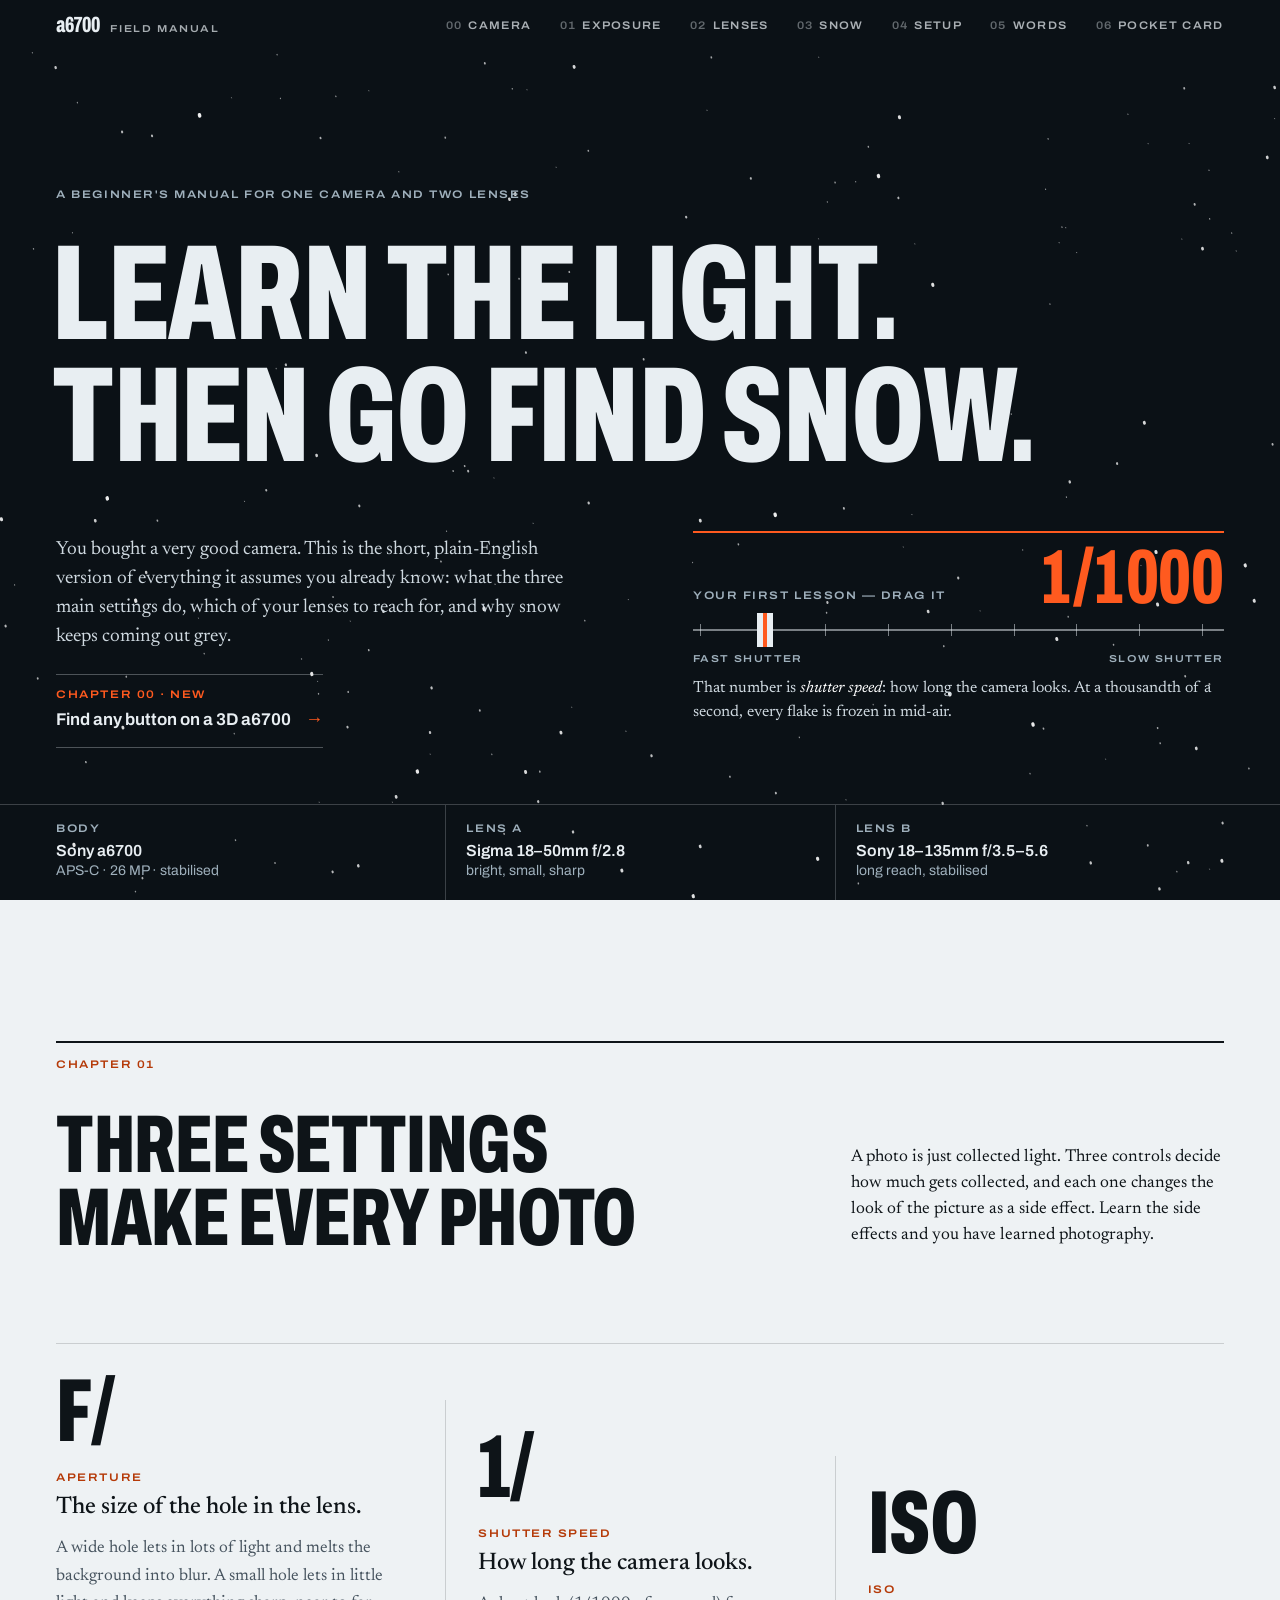
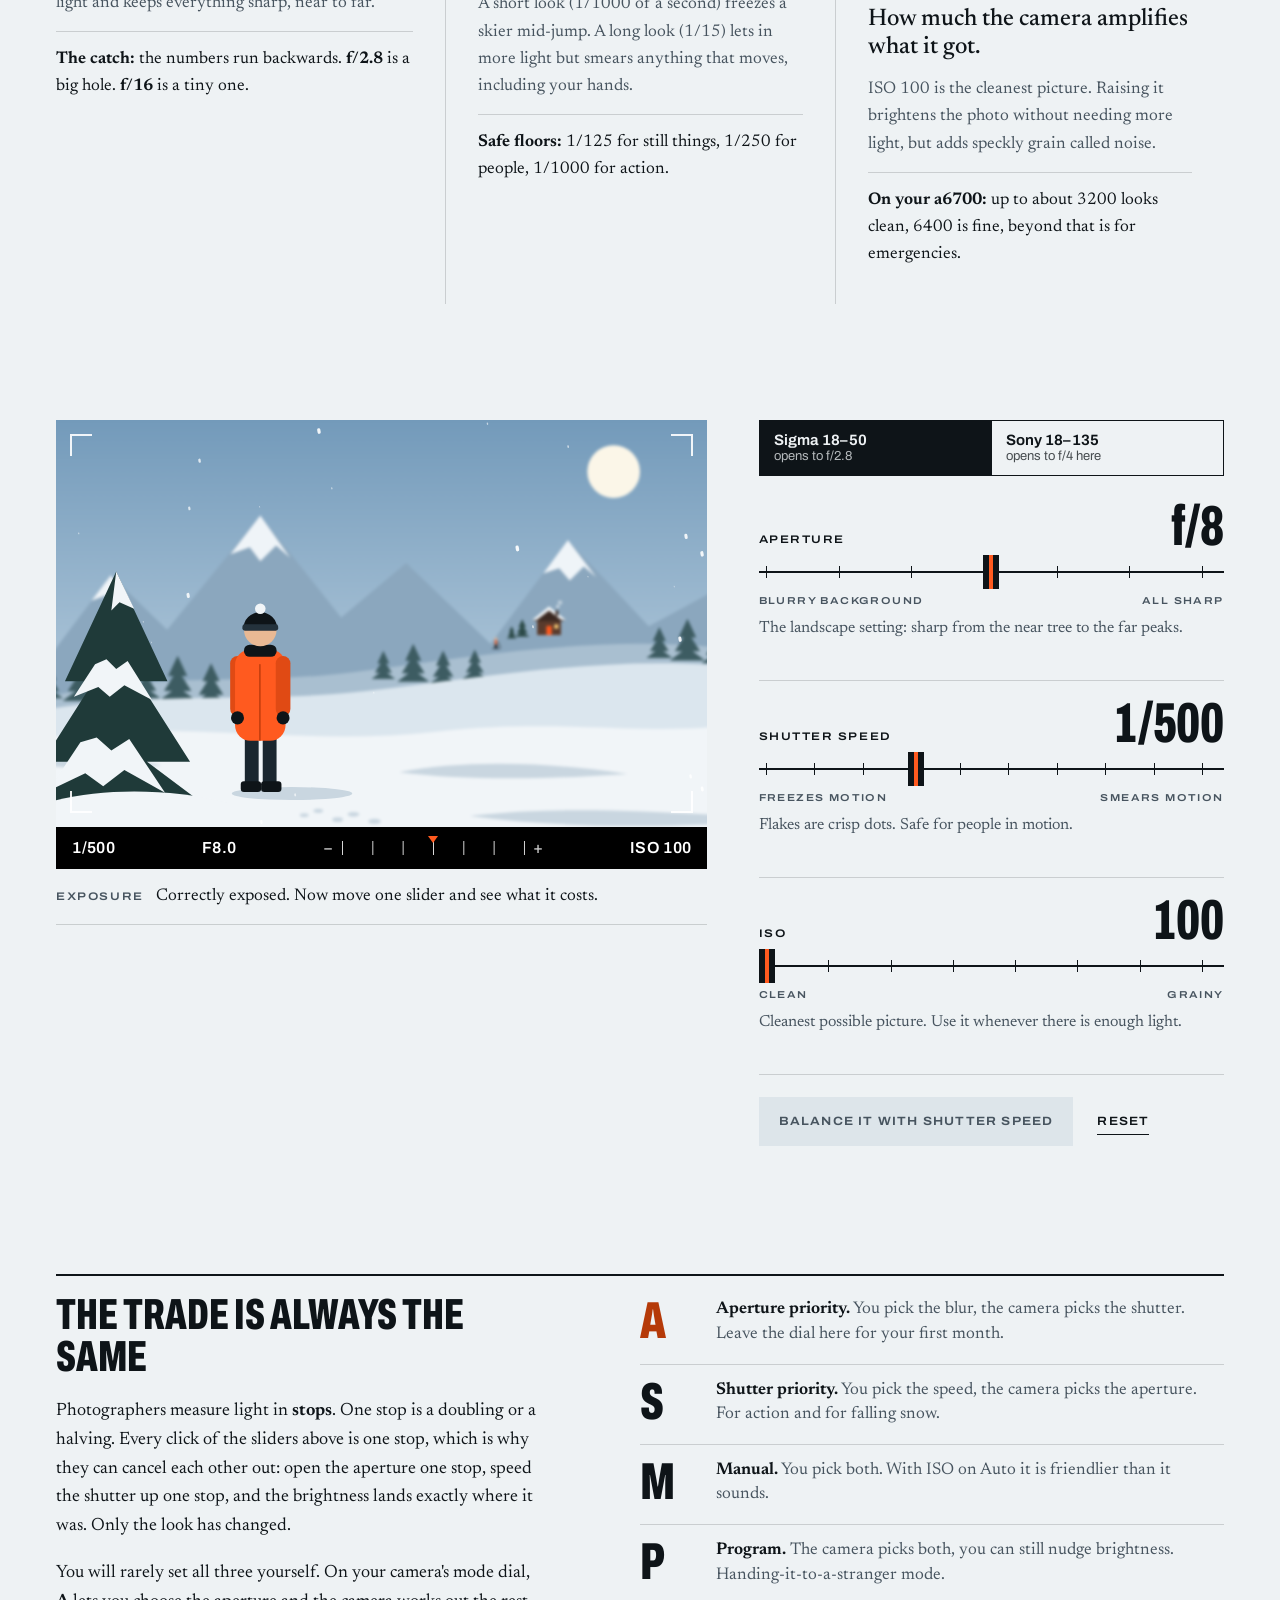
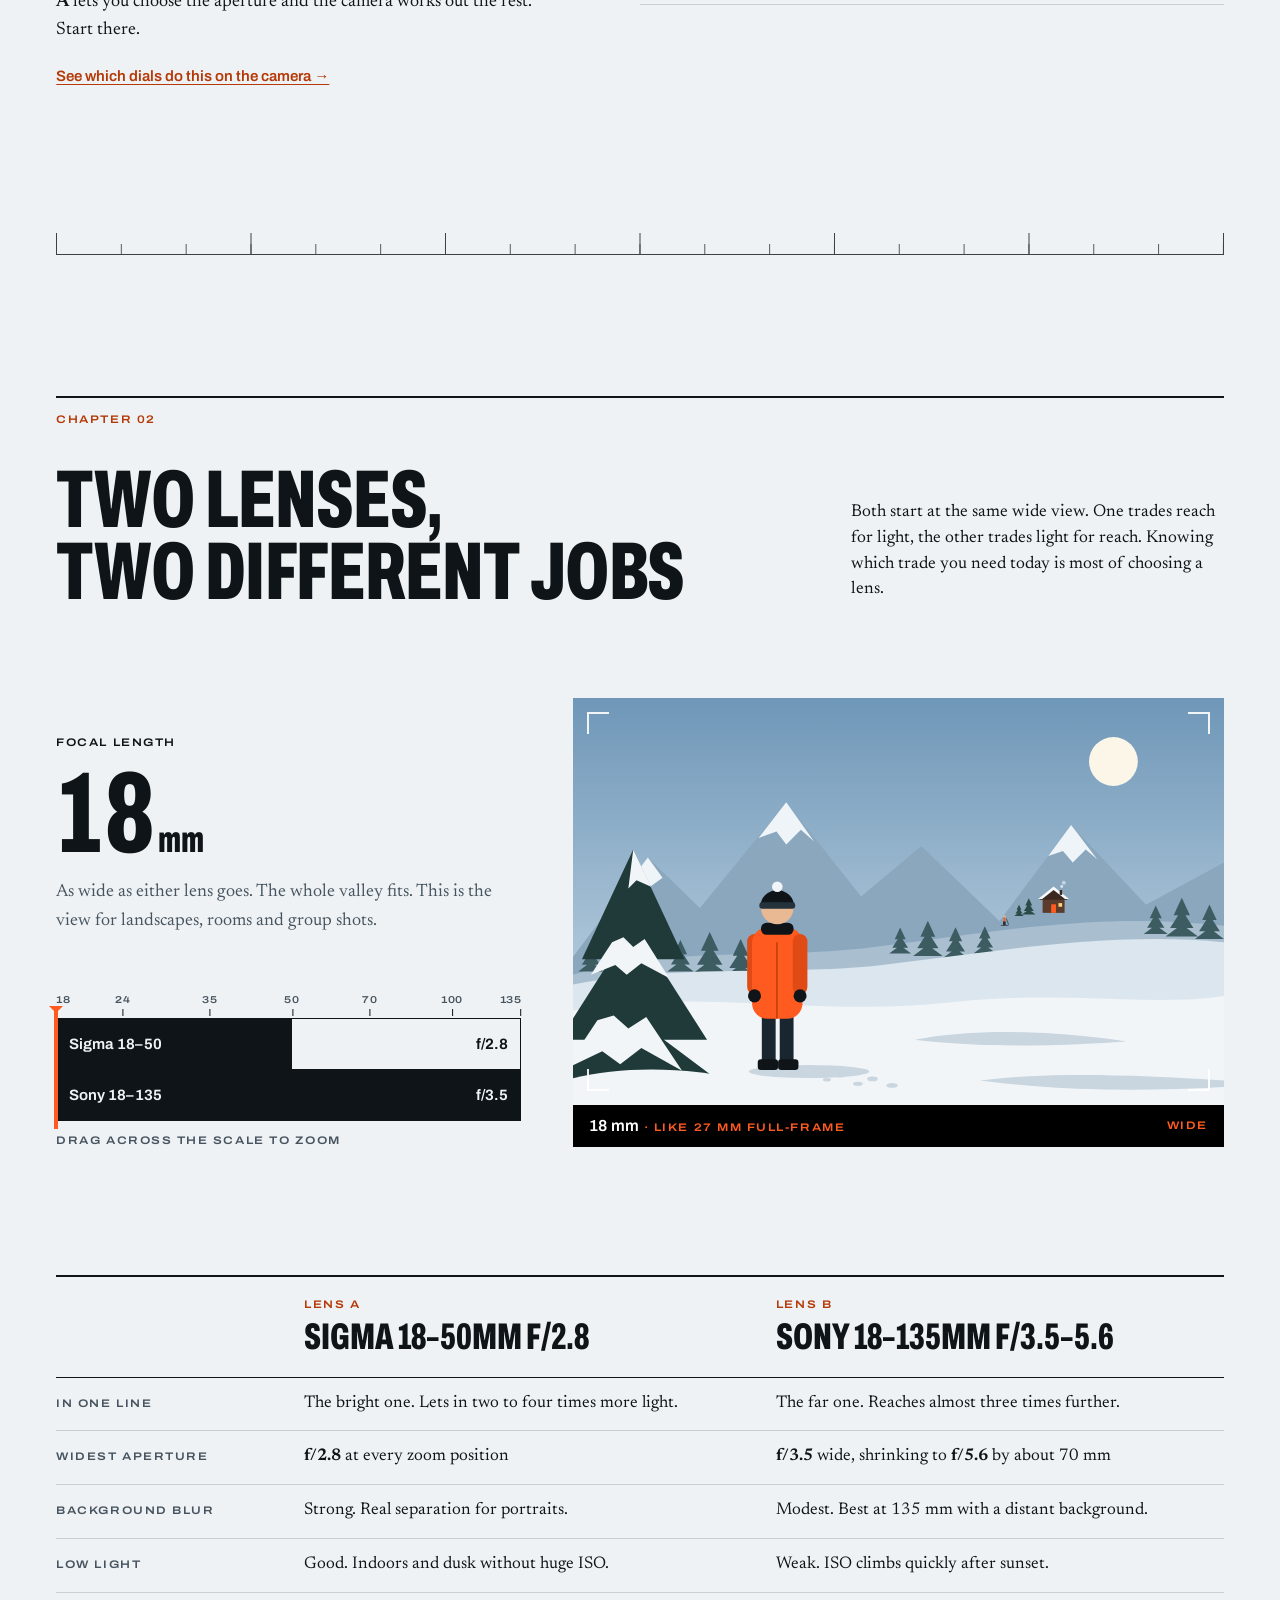
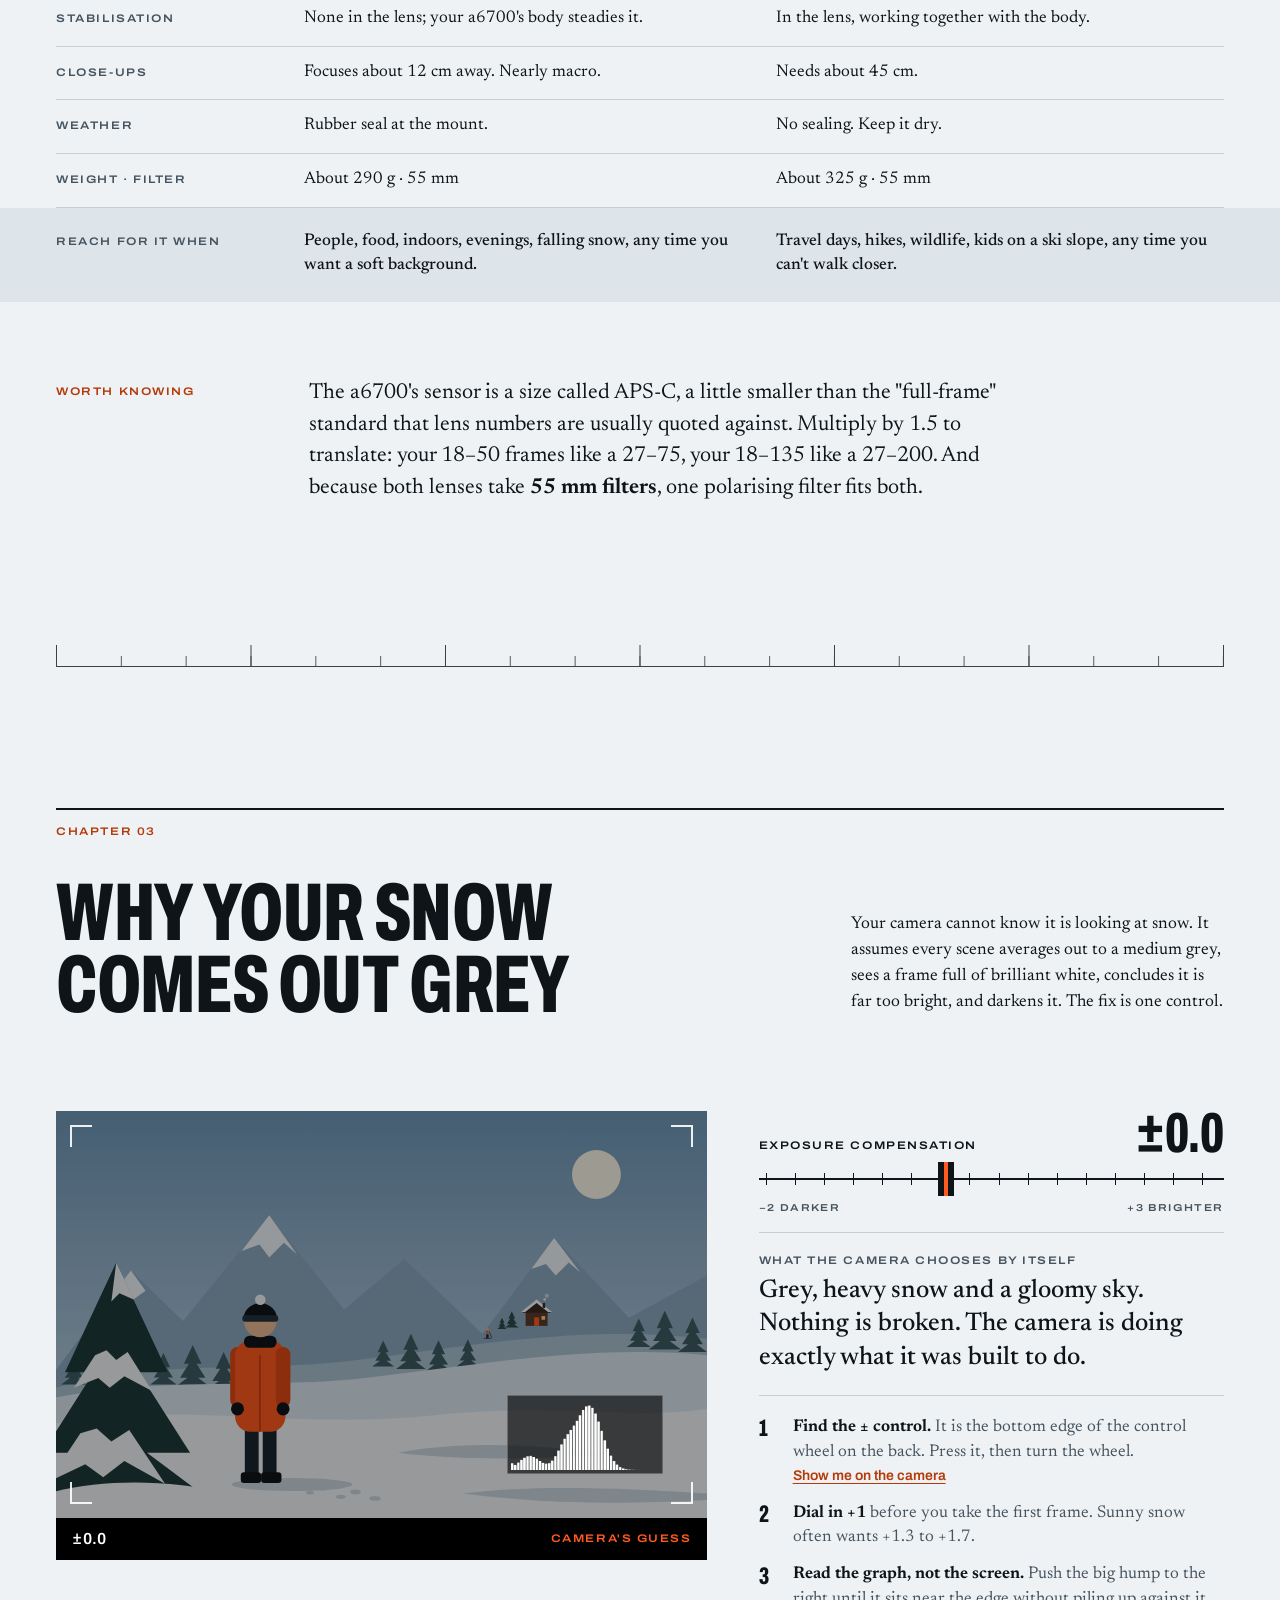
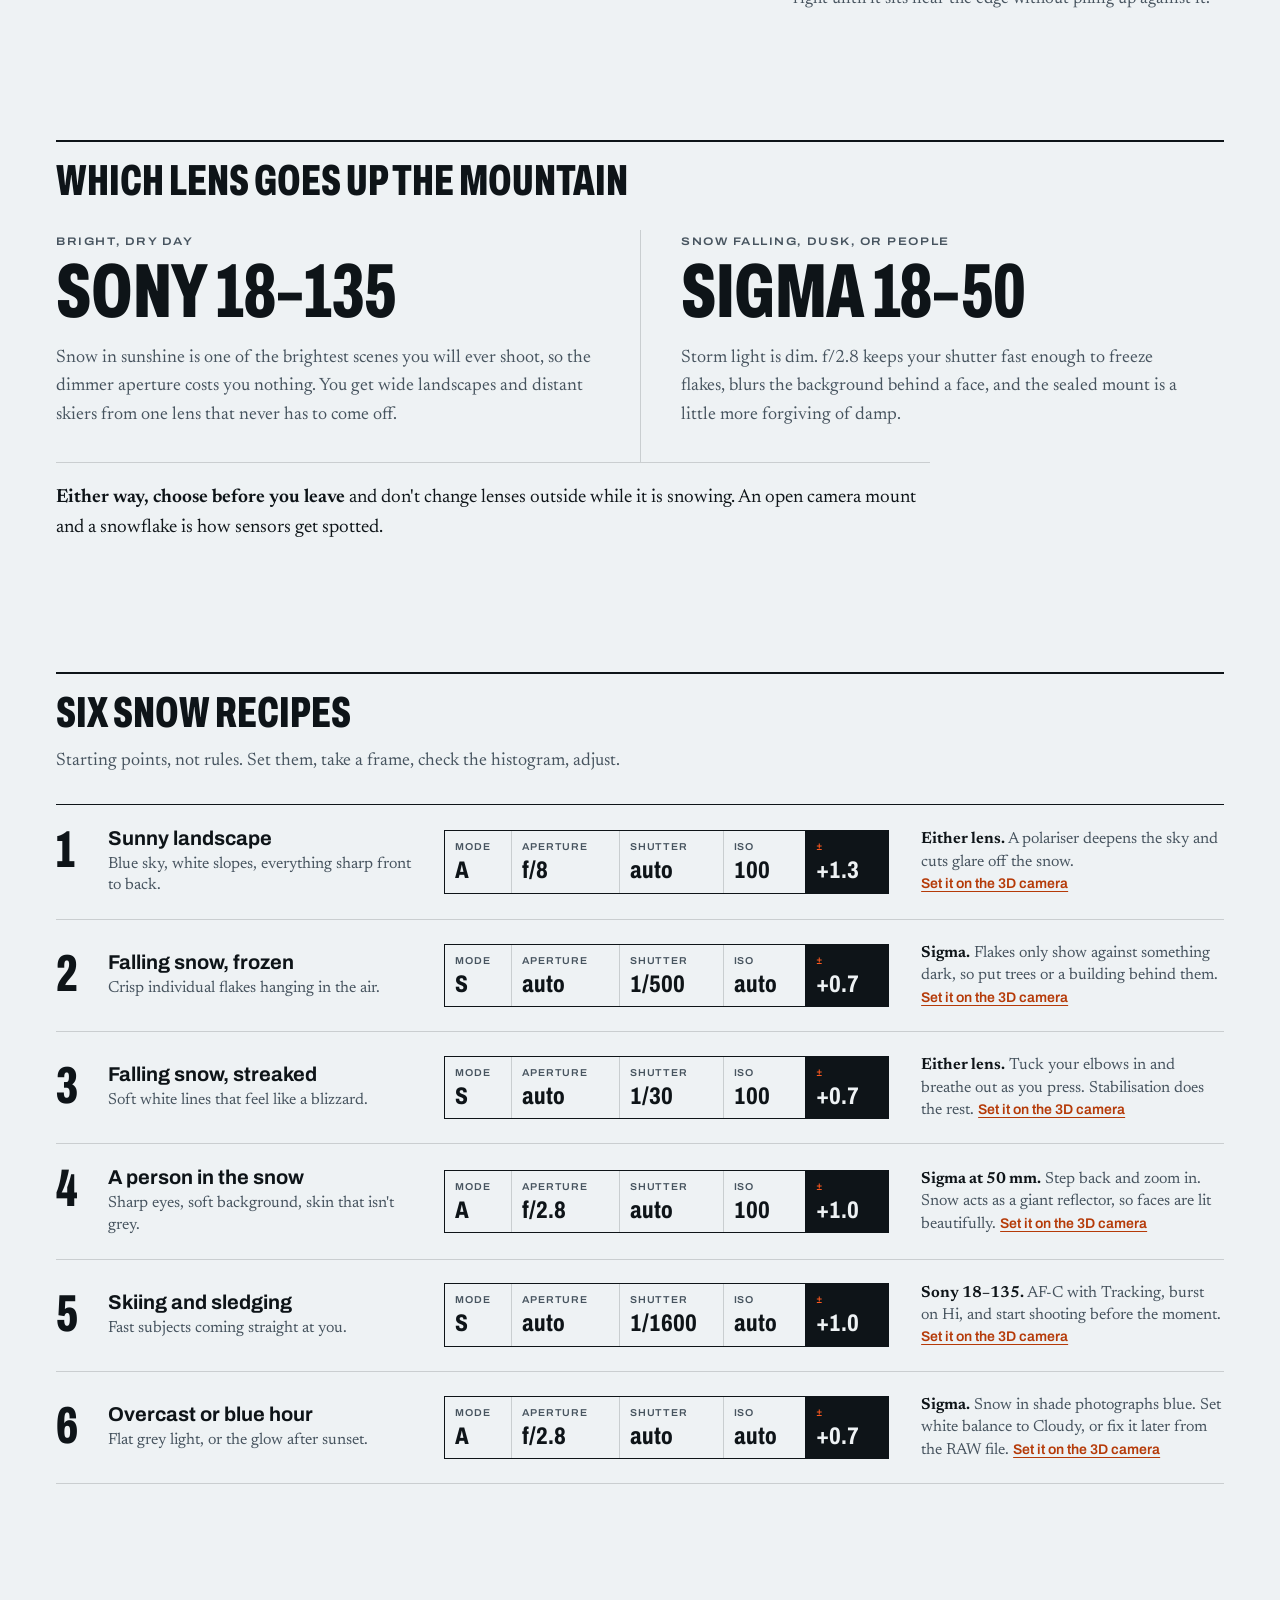
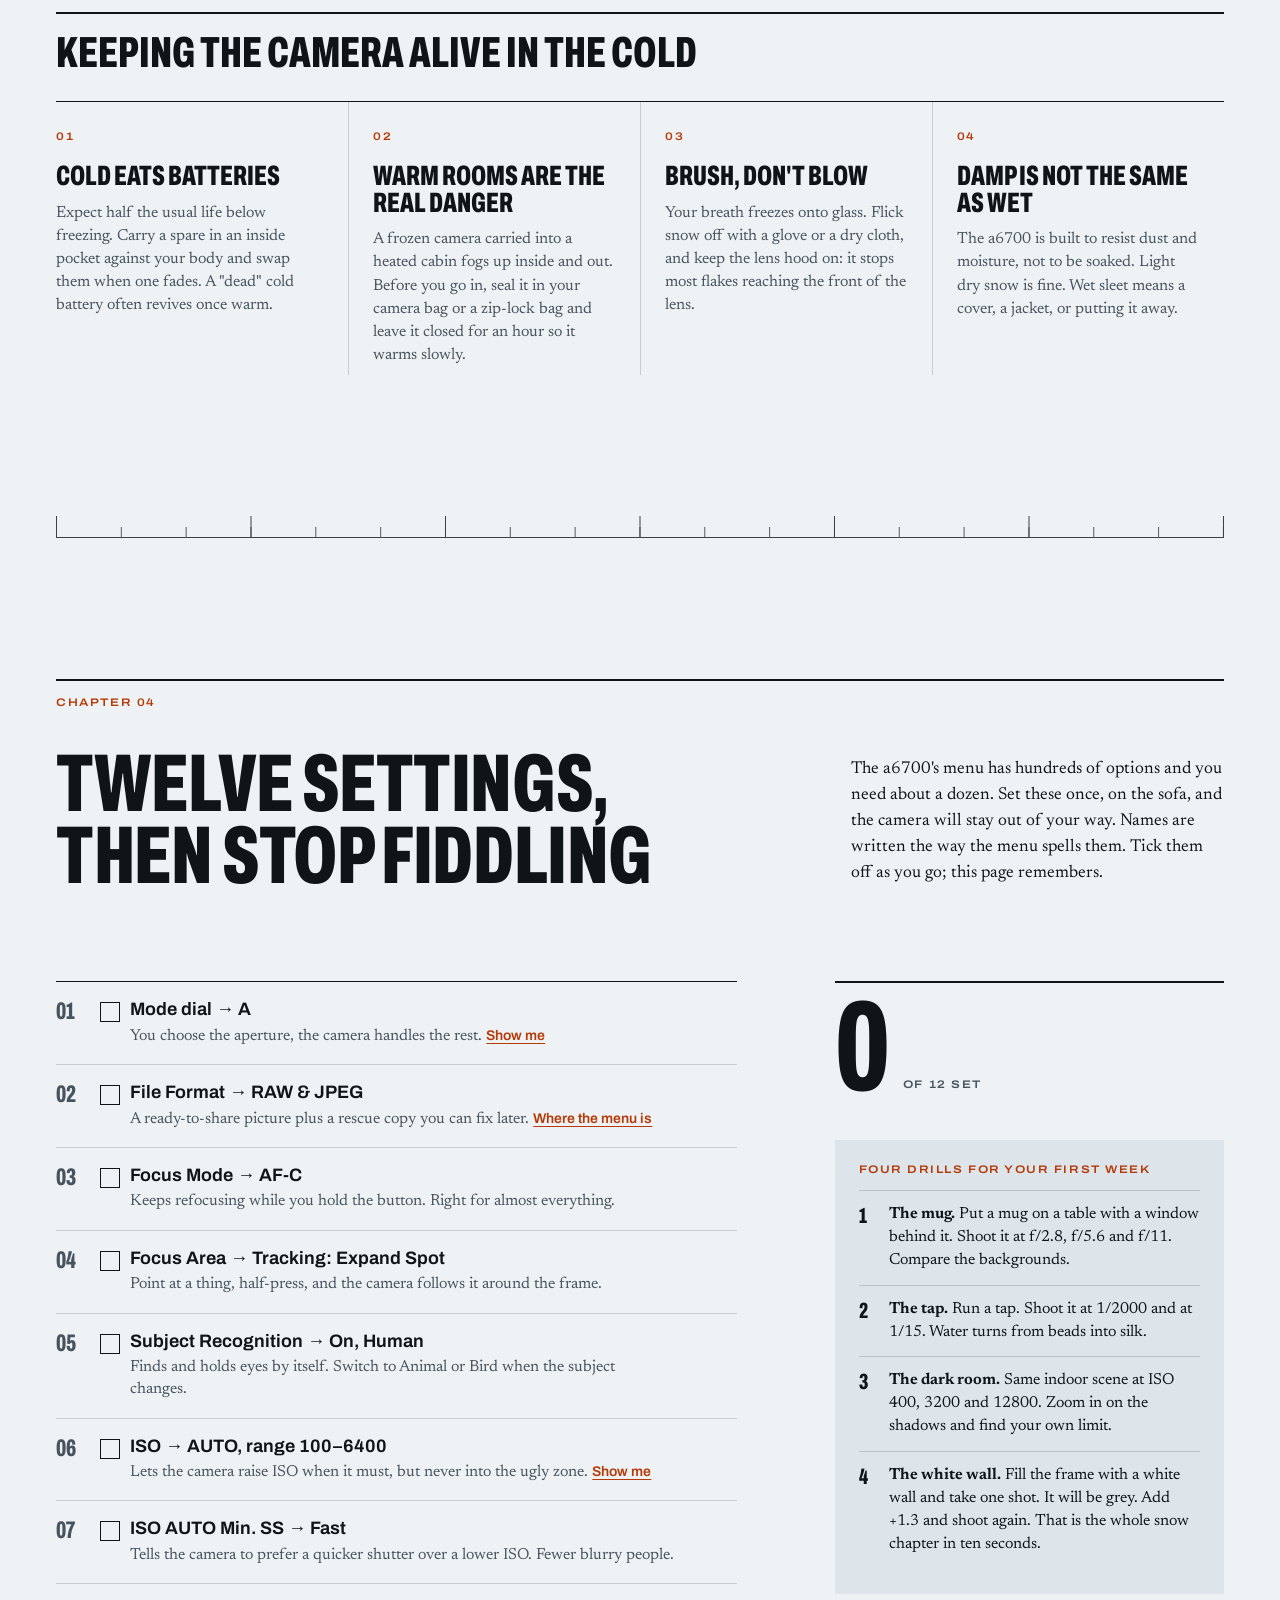
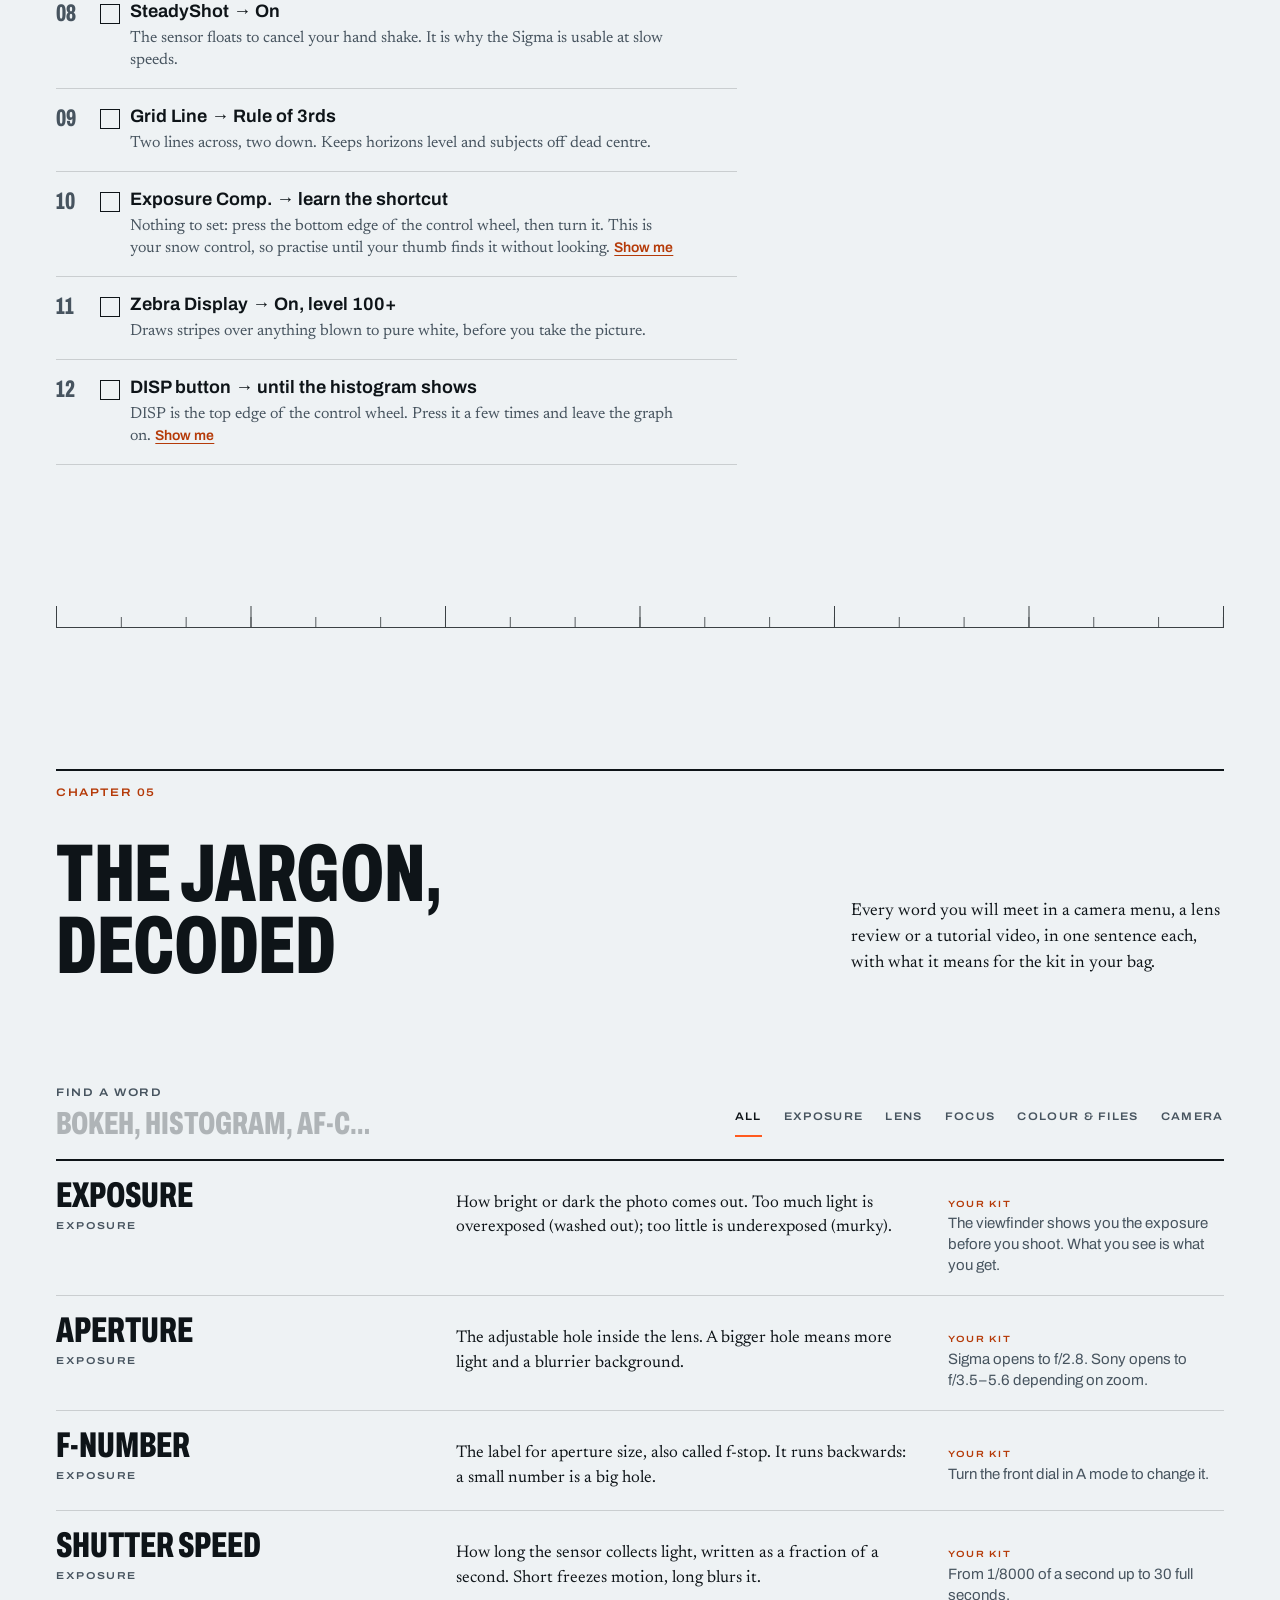
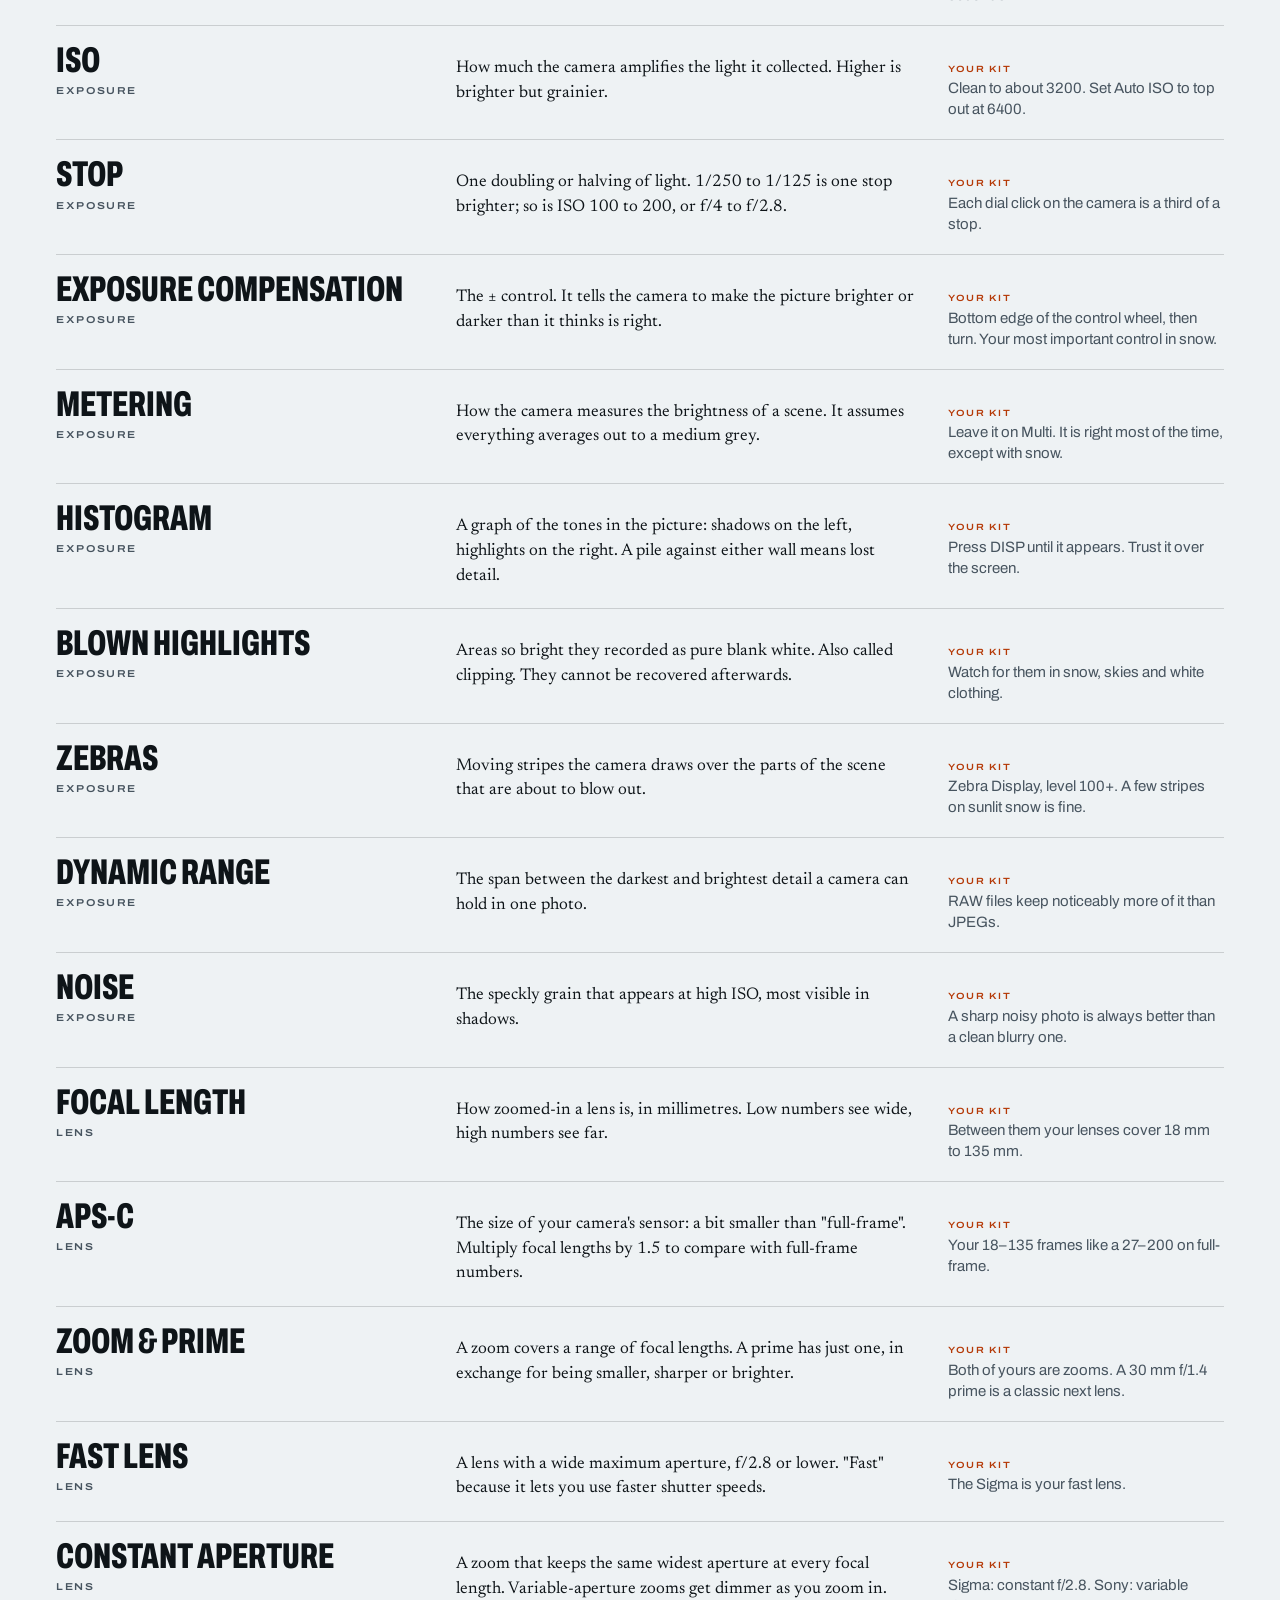
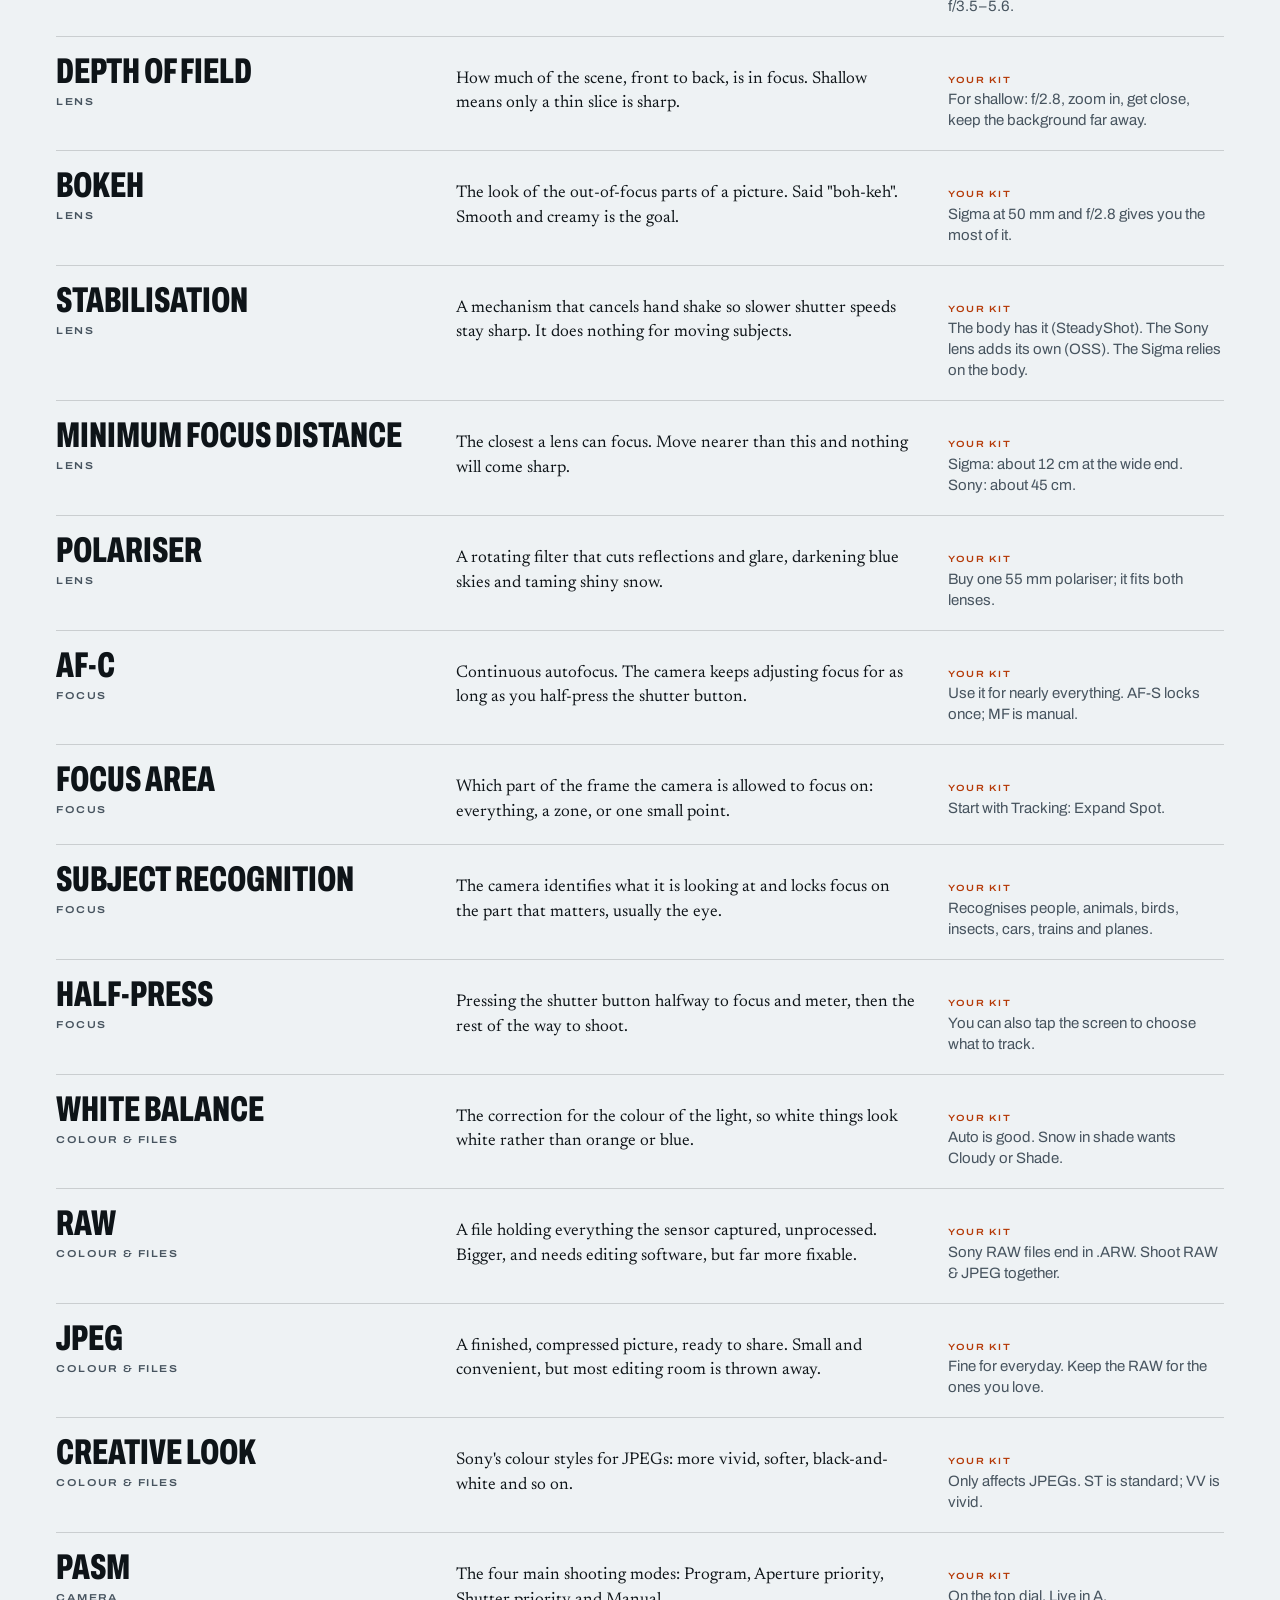
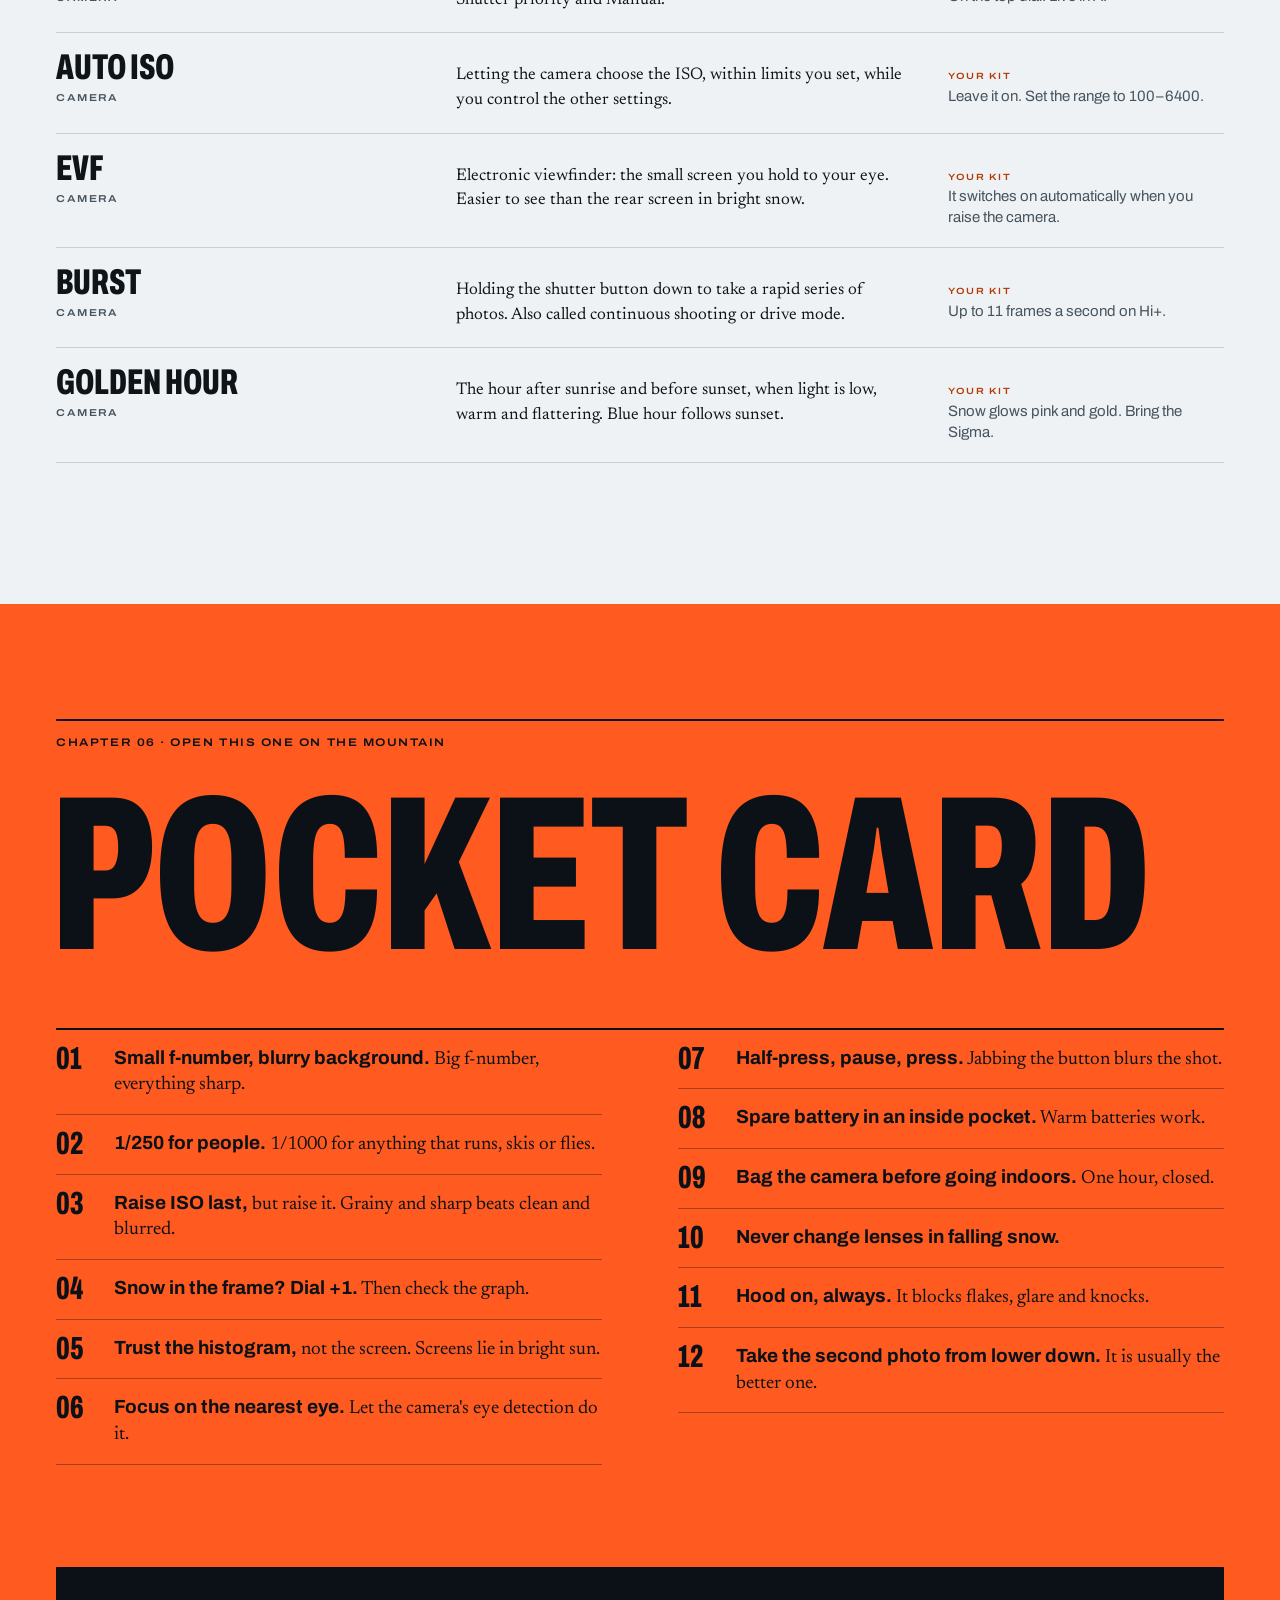
<file: index.html>
<!doctype html>
<html lang="en">
<head>
<meta charset="utf-8">
<meta name="viewport" content="width=device-width, initial-scale=1, viewport-fit=cover">
<title>a6700 Field Manual — photography from zero, then snow</title>
<meta name="description" content="A beginner's field manual for the Sony a6700 with the Sigma 18–50mm f/2.8 and Sony 18–135mm: exposure explained with live simulators, which lens to use, and how to photograph snow.">
<meta name="theme-color" content="#0b1116">
<link rel="icon" href="data:image/svg+xml,%3Csvg xmlns='http://www.w3.org/2000/svg' viewBox='0 0 32 32'%3E%3Crect width='32' height='32' fill='%230b1116'/%3E%3Ccircle cx='16' cy='16' r='9' fill='none' stroke='%23fff' stroke-width='2'/%3E%3Ccircle cx='16' cy='16' r='3.5' fill='%23ff5a1f'/%3E%3C/svg%3E">
<link rel="preload" href="fonts/archivo-latin-wdth-normal.woff2" as="font" type="font/woff2" crossorigin>
<link rel="preload" href="fonts/newsreader-latin-opsz-normal.woff2" as="font" type="font/woff2" crossorigin>
<link rel="stylesheet" href="css/styles.css">
</head>
<body>
<a class="skip" href="#exposure">Skip to the manual</a>

<header class="nav" id="nav">
  <a class="nav__brand" href="#top"><b>a6700</b><span>Field Manual</span></a>
  <nav class="nav__links" aria-label="Chapters">
    <a href="camera.html"><i>00</i>Camera</a>
    <a href="#exposure"><i>01</i>Exposure</a>
    <a href="#lenses"><i>02</i>Lenses</a>
    <a href="#snow"><i>03</i>Snow</a>
    <a href="#setup"><i>04</i>Setup</a>
    <a href="#words"><i>05</i>Words</a>
    <a href="#pocket"><i>06</i>Pocket card</a>
  </nav>
  <div class="nav__progress" aria-hidden="true"><span id="progress"></span></div>
</header>

<!-- ───────────── HERO ───────────── -->
<section class="hero" id="top">
  <canvas class="hero__snow" id="heroSnow" aria-hidden="true"></canvas>
  <div class="hero__inner wrap">
    <p class="label hero__kicker">A beginner's manual for one camera and two lenses</p>
    <h1 class="hero__title display">
      <span class="line"><span>Learn the light.</span></span>
      <span class="line"><span>Then go find snow.</span></span>
    </h1>
    <div class="hero__lower">
      <div class="hero__intro">
      <p class="hero__lede">You bought a very good camera. This is the short, plain-English version of everything it assumes you already know: what the three main settings do, which of your lenses to reach for, and why snow keeps coming out grey.</p>
      <a class="hero__cam" href="camera.html"><span class="label">Chapter 00 · new</span><b>Find any button on a 3D a6700</b><i aria-hidden="true">→</i></a>
      </div>
      <div class="shutterdemo">
        <div class="shutterdemo__head">
          <span class="label">Your first lesson — drag it</span>
          <output class="shutterdemo__val display" id="heroShutterVal" for="heroShutter">1/1000</output>
        </div>
        <input class="range range--dark" id="heroShutter" type="range" min="0" max="8" step="1" value="1" aria-label="Shutter speed for the falling snow">
        <div class="range__ends label"><span>Fast shutter</span><span>Slow shutter</span></div>
        <p class="shutterdemo__say" id="heroShutterSay">That number is <em>shutter speed</em>: how long the camera looks. At a thousandth of a second, every flake is frozen in mid-air.</p>
      </div>
    </div>
  </div>
  <dl class="hero__kit wrap">
    <div><dt class="label">Body</dt><dd>Sony a6700 <span>APS-C · 26 MP · stabilised</span></dd></div>
    <div><dt class="label">Lens A</dt><dd>Sigma 18–50mm f/2.8 <span>bright, small, sharp</span></dd></div>
    <div><dt class="label">Lens B</dt><dd>Sony 18–135mm f/3.5–5.6 <span>long reach, stabilised</span></dd></div>
  </dl>
</section>

<main>

<!-- ───────────── 01 EXPOSURE ───────────── -->
<section class="chapter" id="exposure">
  <div class="wrap">
    <header class="chead">
      <p class="chead__no label">Chapter 01</p>
      <h2 class="chead__title display">Three settings<br>make every photo</h2>
      <p class="chead__lede">A photo is just collected light. Three controls decide how much gets collected, and each one changes the look of the picture as a side effect. Learn the side effects and you have learned photography.</p>
    </header>

    <div class="trio">
      <article class="trio__item reveal">
        <p class="trio__sym display">f/</p>
        <h3>Aperture</h3>
        <p class="trio__what">The size of the hole in the lens.</p>
        <p>A wide hole lets in lots of light and melts the background into blur. A small hole lets in little light and keeps everything sharp, near to far.</p>
        <p class="trio__catch"><b>The catch:</b> the numbers run backwards. <b>f/2.8</b> is a big hole. <b>f/16</b> is a tiny one.</p>
      </article>
      <article class="trio__item reveal">
        <p class="trio__sym display">1/</p>
        <h3>Shutter speed</h3>
        <p class="trio__what">How long the camera looks.</p>
        <p>A short look (1/1000 of a second) freezes a skier mid-jump. A long look (1/15) lets in more light but smears anything that moves, including your hands.</p>
        <p class="trio__catch"><b>Safe floors:</b> 1/125 for still things, 1/250 for people, 1/1000 for action.</p>
      </article>
      <article class="trio__item reveal">
        <p class="trio__sym display">ISO</p>
        <h3>ISO</h3>
        <p class="trio__what">How much the camera amplifies what it got.</p>
        <p>ISO 100 is the cleanest picture. Raising it brightens the photo without needing more light, but adds speckly grain called noise.</p>
        <p class="trio__catch"><b>On your a6700:</b> up to about 3200 looks clean, 6400 is fine, beyond that is for emergencies.</p>
      </article>
    </div>

    <div class="sim" id="sim">
      <div class="sim__stagecol">
        <figure class="vf" id="simStage">
          <div class="vf__scene" id="simScene">
            <div class="vf__layer" id="simBg"></div>
            <div class="vf__layer" id="simFg"></div>
            <canvas class="vf__layer" id="simSnow"></canvas>
            <div class="vf__layer vf__grain" id="simGrain"></div>
          </div>
          <div class="vf__marks" aria-hidden="true"><i></i><i></i><i></i><i></i></div>
          <div class="vf__cursor" id="simCursor" aria-hidden="true"></div>
          <figcaption class="vf__hud" aria-live="polite">
            <span id="hudSs">1/500</span>
            <span id="hudF">F8.0</span>
            <span class="vf__meter" aria-hidden="true"><b>−</b><span class="meter"><span class="meter__ticks"></span><i id="hudNeedle"></i></span><b>+</b></span>
            <span id="hudIso">ISO 100</span>
          </figcaption>
        </figure>
        <p class="sim__verdict" id="simVerdict"><b class="label">Exposure</b><span>Correctly exposed.</span></p>
      </div>

      <div class="sim__controls">
        <div class="seg" role="group" aria-label="Lens on the camera">
          <button type="button" class="seg__b is-on" data-lens="sigma" aria-pressed="true">Sigma 18–50 <span>opens to f/2.8</span></button>
          <button type="button" class="seg__b" data-lens="sony" aria-pressed="false">Sony 18–135 <span>opens to f/4 here</span></button>
        </div>

        <div class="ctl">
          <div class="ctl__head"><label class="label" for="simF">Aperture</label><output class="ctl__val display" id="simFVal" for="simF">f/8</output></div>
          <input class="range" id="simF" type="range" min="0" max="6" step="1" value="3">
          <div class="range__ends label"><span>Blurry background</span><span>All sharp</span></div>
          <p class="ctl__say" id="simFSay"></p>
        </div>
        <div class="ctl">
          <div class="ctl__head"><label class="label" for="simS">Shutter speed</label><output class="ctl__val display" id="simSVal" for="simS">1/500</output></div>
          <input class="range" id="simS" type="range" min="0" max="9" step="1" value="3">
          <div class="range__ends label"><span>Freezes motion</span><span>Smears motion</span></div>
          <p class="ctl__say" id="simSSay"></p>
        </div>
        <div class="ctl">
          <div class="ctl__head"><label class="label" for="simI">ISO</label><output class="ctl__val display" id="simIVal" for="simI">100</output></div>
          <input class="range" id="simI" type="range" min="0" max="7" step="1" value="0">
          <div class="range__ends label"><span>Clean</span><span>Grainy</span></div>
          <p class="ctl__say" id="simISay"></p>
        </div>
        <div class="sim__actions">
          <button type="button" class="btn" id="simBalance">Balance it with shutter speed</button>
          <button type="button" class="link" id="simReset">Reset</button>
        </div>
      </div>
    </div>

    <div class="stops">
      <div class="stops__text">
        <h3 class="h3">The trade is always the same</h3>
        <p>Photographers measure light in <b>stops</b>. One stop is a doubling or a halving. Every click of the sliders above is one stop, which is why they can cancel each other out: open the aperture one stop, speed the shutter up one stop, and the brightness lands exactly where it was. Only the look has changed.</p>
        <p>You will rarely set all three yourself. On your camera's mode dial, <b>A</b> lets you choose the aperture and the camera works out the rest. Start there.</p>
        <p><a class="inlink" href="camera.html#t=aperture">See which dials do this on the camera →</a></p>
      </div>
      <dl class="modes">
        <div><dt class="display">A</dt><dd><b>Aperture priority.</b> You pick the blur, the camera picks the shutter. Leave the dial here for your first month.</dd></div>
        <div><dt class="display">S</dt><dd><b>Shutter priority.</b> You pick the speed, the camera picks the aperture. For action and for falling snow.</dd></div>
        <div><dt class="display">M</dt><dd><b>Manual.</b> You pick both. With ISO on Auto it is friendlier than it sounds.</dd></div>
        <div><dt class="display">P</dt><dd><b>Program.</b> The camera picks both, you can still nudge brightness. Handing-it-to-a-stranger mode.</dd></div>
      </dl>
    </div>
  </div>
</section>

<div class="ruler" aria-hidden="true"></div>

<!-- ───────────── 02 LENSES ───────────── -->
<section class="chapter" id="lenses">
  <div class="wrap">
    <header class="chead">
      <p class="chead__no label">Chapter 02</p>
      <h2 class="chead__title display">Two lenses,<br>two different jobs</h2>
      <p class="chead__lede">Both start at the same wide view. One trades reach for light, the other trades light for reach. Knowing which trade you need today is most of choosing a lens.</p>
    </header>

    <div class="zoom">
      <figure class="vf vf--zoom">
        <div class="vf__scene"><div class="vf__layer vf__zoomer" id="zoomScene"></div></div>
        <div class="vf__marks" aria-hidden="true"><i></i><i></i><i></i><i></i></div>
        <figcaption class="vf__hud vf__hud--zoom"><span id="zoomMm">18 mm</span><span id="zoomKind">Wide</span></figcaption>
      </figure>

      <div class="zoom__panel">
        <div class="zoom__read">
          <div><span class="label">Focal length</span><output class="zoom__big display" id="zoomVal" for="zoomRange">18<small>mm</small></output></div>
          <p id="zoomSay">As wide as either lens goes. The whole valley fits. This is the view for landscapes, rooms and group shots.</p>
        </div>

        <div class="fscale" id="fscale">
          <div class="fscale__marks label" id="fscaleMarks"></div>
          <div class="fscale__bar fscale__bar--sigma" id="barSigma"><span class="fscale__fill"></span><b>Sigma 18–50</b><em id="apSigma">f/2.8</em></div>
          <div class="fscale__bar fscale__bar--sony" id="barSony"><span class="fscale__fill"></span><b>Sony 18–135</b><em id="apSony">f/3.5</em></div>
          <i class="fscale__index" id="fscaleIndex"></i>
          <input class="fscale__input" id="zoomRange" type="range" min="0" max="1000" step="1" value="0" aria-label="Focal length in millimetres">
        </div>
        <p class="zoom__hint label">Drag across the scale to zoom</p>
      </div>
    </div>

    <div class="versus">
      <div class="versus__row versus__row--head">
        <span></span>
        <h3><small class="label">Lens A</small>Sigma 18–50mm f/2.8</h3>
        <h3><small class="label">Lens B</small>Sony 18–135mm f/3.5–5.6</h3>
      </div>
      <div class="versus__row"><span class="label">In one line</span><p>The bright one. Lets in two to four times more light.</p><p>The far one. Reaches almost three times further.</p></div>
      <div class="versus__row"><span class="label">Widest aperture</span><p><b>f/2.8</b> at every zoom position</p><p><b>f/3.5</b> wide, shrinking to <b>f/5.6</b> by about 70 mm</p></div>
      <div class="versus__row"><span class="label">Background blur</span><p>Strong. Real separation for portraits.</p><p>Modest. Best at 135 mm with a distant background.</p></div>
      <div class="versus__row"><span class="label">Low light</span><p>Good. Indoors and dusk without huge ISO.</p><p>Weak. ISO climbs quickly after sunset.</p></div>
      <div class="versus__row"><span class="label">Stabilisation</span><p>None in the lens; your a6700's body steadies it.</p><p>In the lens, working together with the body.</p></div>
      <div class="versus__row"><span class="label">Close-ups</span><p>Focuses about 12 cm away. Nearly macro.</p><p>Needs about 45 cm.</p></div>
      <div class="versus__row"><span class="label">Weather</span><p>Rubber seal at the mount.</p><p>No sealing. Keep it dry.</p></div>
      <div class="versus__row"><span class="label">Weight · filter</span><p>About 290 g · 55 mm</p><p>About 325 g · 55 mm</p></div>
      <div class="versus__row versus__row--pick"><span class="label">Reach for it when</span>
        <p>People, food, indoors, evenings, falling snow, any time you want a soft background.</p>
        <p>Travel days, hikes, wildlife, kids on a ski slope, any time you can't walk closer.</p>
      </div>
    </div>

    <aside class="note reveal">
      <p class="label">Worth knowing</p>
      <p>The a6700's sensor is a size called APS-C, a little smaller than the "full-frame" standard that lens numbers are usually quoted against. Multiply by 1.5 to translate: your 18–50 frames like a 27–75, your 18–135 like a 27–200. And because both lenses take <b>55 mm filters</b>, one polarising filter fits both.</p>
    </aside>
  </div>
</section>

<div class="ruler" aria-hidden="true"></div>

<!-- ───────────── 03 SNOW ───────────── -->
<section class="chapter" id="snow">
  <div class="wrap">
    <header class="chead">
      <p class="chead__no label">Chapter 03</p>
      <h2 class="chead__title display">Why your snow<br>comes out grey</h2>
      <p class="chead__lede">Your camera cannot know it is looking at snow. It assumes every scene averages out to a medium grey, sees a frame full of brilliant white, concludes it is far too bright, and darkens it. The fix is one control.</p>
    </header>

    <div class="evdemo">
      <figure class="vf vf--ev">
        <div class="vf__scene"><div class="vf__layer" id="evScene"></div></div>
        <div class="vf__marks" aria-hidden="true"><i></i><i></i><i></i><i></i></div>
        <canvas class="vf__histo" id="evHisto" width="240" height="120" aria-hidden="true"></canvas>
        <figcaption class="vf__hud vf__hud--zoom"><span id="evHud">±0.0</span><span id="evHudWord">Camera's guess</span></figcaption>
      </figure>
      <div class="evdemo__panel">
        <div class="ctl ctl--flush">
          <div class="ctl__head"><label class="label" for="evRange">Exposure compensation</label><output class="ctl__val display" id="evVal" for="evRange">±0.0</output></div>
          <input class="range" id="evRange" type="range" min="-6" max="9" step="1" value="0">
          <div class="range__ends label"><span>−2 darker</span><span>+3 brighter</span></div>
        </div>
        <p class="evdemo__verdict" id="evSay"></p>
        <ol class="evdemo__steps">
          <li><b>Find the ± control.</b> It is the bottom edge of the control wheel on the back. Press it, then turn the wheel. <a href="camera.html#t=ev">Show me on the camera</a></li>
          <li><b>Dial in +1</b> before you take the first frame. Sunny snow often wants +1.3 to +1.7.</li>
          <li><b>Read the graph, not the screen.</b> Push the big hump to the right until it sits near the edge without piling up against it.</li>
        </ol>
      </div>
    </div>

    <h3 class="h3 h3--rule">Which lens goes up the mountain</h3>
    <div class="pick">
      <div class="pick__col reveal">
        <p class="label">Bright, dry day</p>
        <p class="pick__name display">Sony 18–135</p>
        <p>Snow in sunshine is one of the brightest scenes you will ever shoot, so the dimmer aperture costs you nothing. You get wide landscapes and distant skiers from one lens that never has to come off.</p>
      </div>
      <div class="pick__col reveal">
        <p class="label">Snow falling, dusk, or people</p>
        <p class="pick__name display">Sigma 18–50</p>
        <p>Storm light is dim. f/2.8 keeps your shutter fast enough to freeze flakes, blurs the background behind a face, and the sealed mount is a little more forgiving of damp.</p>
      </div>
      <p class="pick__rule reveal"><b>Either way, choose before you leave</b> and don't change lenses outside while it is snowing. An open camera mount and a snowflake is how sensors get spotted.</p>
    </div>

    <h3 class="h3 h3--rule">Six snow recipes</h3>
    <p class="sub">Starting points, not rules. Set them, take a frame, check the histogram, adjust.</p>
    <div class="recipes">
      <article class="recipe reveal">
        <div class="recipe__what"><span class="recipe__no display">1</span><h4>Sunny landscape</h4><p>Blue sky, white slopes, everything sharp front to back.</p></div>
        <dl class="recipe__set"><div><dt>Mode</dt><dd>A</dd></div><div><dt>Aperture</dt><dd>f/8</dd></div><div><dt>Shutter</dt><dd>auto</dd></div><div><dt>ISO</dt><dd>100</dd></div><div class="is-key"><dt>±</dt><dd>+1.3</dd></div></dl>
        <p class="recipe__tip"><b>Either lens.</b> A polariser deepens the sky and cuts glare off the snow. <a href="camera.html#t=r1">Set it on the 3D camera</a></p>
      </article>
      <article class="recipe reveal">
        <div class="recipe__what"><span class="recipe__no display">2</span><h4>Falling snow, frozen</h4><p>Crisp individual flakes hanging in the air.</p></div>
        <dl class="recipe__set"><div><dt>Mode</dt><dd>S</dd></div><div><dt>Aperture</dt><dd>auto</dd></div><div><dt>Shutter</dt><dd>1/500</dd></div><div><dt>ISO</dt><dd>auto</dd></div><div class="is-key"><dt>±</dt><dd>+0.7</dd></div></dl>
        <p class="recipe__tip"><b>Sigma.</b> Flakes only show against something dark, so put trees or a building behind them. <a href="camera.html#t=r2">Set it on the 3D camera</a></p>
      </article>
      <article class="recipe reveal">
        <div class="recipe__what"><span class="recipe__no display">3</span><h4>Falling snow, streaked</h4><p>Soft white lines that feel like a blizzard.</p></div>
        <dl class="recipe__set"><div><dt>Mode</dt><dd>S</dd></div><div><dt>Aperture</dt><dd>auto</dd></div><div><dt>Shutter</dt><dd>1/30</dd></div><div><dt>ISO</dt><dd>100</dd></div><div class="is-key"><dt>±</dt><dd>+0.7</dd></div></dl>
        <p class="recipe__tip"><b>Either lens.</b> Tuck your elbows in and breathe out as you press. Stabilisation does the rest. <a href="camera.html#t=r3">Set it on the 3D camera</a></p>
      </article>
      <article class="recipe reveal">
        <div class="recipe__what"><span class="recipe__no display">4</span><h4>A person in the snow</h4><p>Sharp eyes, soft background, skin that isn't grey.</p></div>
        <dl class="recipe__set"><div><dt>Mode</dt><dd>A</dd></div><div><dt>Aperture</dt><dd>f/2.8</dd></div><div><dt>Shutter</dt><dd>auto</dd></div><div><dt>ISO</dt><dd>100</dd></div><div class="is-key"><dt>±</dt><dd>+1.0</dd></div></dl>
        <p class="recipe__tip"><b>Sigma at 50 mm.</b> Step back and zoom in. Snow acts as a giant reflector, so faces are lit beautifully. <a href="camera.html#t=r4">Set it on the 3D camera</a></p>
      </article>
      <article class="recipe reveal">
        <div class="recipe__what"><span class="recipe__no display">5</span><h4>Skiing and sledging</h4><p>Fast subjects coming straight at you.</p></div>
        <dl class="recipe__set"><div><dt>Mode</dt><dd>S</dd></div><div><dt>Aperture</dt><dd>auto</dd></div><div><dt>Shutter</dt><dd>1/1600</dd></div><div><dt>ISO</dt><dd>auto</dd></div><div class="is-key"><dt>±</dt><dd>+1.0</dd></div></dl>
        <p class="recipe__tip"><b>Sony 18–135.</b> AF-C with Tracking, burst on Hi, and start shooting before the moment. <a href="camera.html#t=r5">Set it on the 3D camera</a></p>
      </article>
      <article class="recipe reveal">
        <div class="recipe__what"><span class="recipe__no display">6</span><h4>Overcast or blue hour</h4><p>Flat grey light, or the glow after sunset.</p></div>
        <dl class="recipe__set"><div><dt>Mode</dt><dd>A</dd></div><div><dt>Aperture</dt><dd>f/2.8</dd></div><div><dt>Shutter</dt><dd>auto</dd></div><div><dt>ISO</dt><dd>auto</dd></div><div class="is-key"><dt>±</dt><dd>+0.7</dd></div></dl>
        <p class="recipe__tip"><b>Sigma.</b> Snow in shade photographs blue. Set white balance to Cloudy, or fix it later from the RAW file. <a href="camera.html#t=r6">Set it on the 3D camera</a></p>
      </article>
    </div>

    <h3 class="h3 h3--rule">Keeping the camera alive in the cold</h3>
    <ol class="care">
      <li class="reveal"><h4>Cold eats batteries</h4><p>Expect half the usual life below freezing. Carry a spare in an inside pocket against your body and swap them when one fades. A "dead" cold battery often revives once warm.</p></li>
      <li class="reveal"><h4>Warm rooms are the real danger</h4><p>A frozen camera carried into a heated cabin fogs up inside and out. Before you go in, seal it in your camera bag or a zip-lock bag and leave it closed for an hour so it warms slowly.</p></li>
      <li class="reveal"><h4>Brush, don't blow</h4><p>Your breath freezes onto glass. Flick snow off with a glove or a dry cloth, and keep the lens hood on: it stops most flakes reaching the front of the lens.</p></li>
      <li class="reveal"><h4>Damp is not the same as wet</h4><p>The a6700 is built to resist dust and moisture, not to be soaked. Light dry snow is fine. Wet sleet means a cover, a jacket, or putting it away.</p></li>
    </ol>
  </div>
</section>

<div class="ruler" aria-hidden="true"></div>

<!-- ───────────── 04 SETUP ───────────── -->
<section class="chapter" id="setup">
  <div class="wrap">
    <header class="chead">
      <p class="chead__no label">Chapter 04</p>
      <h2 class="chead__title display">Twelve settings,<br>then stop fiddling</h2>
      <p class="chead__lede">The a6700's menu has hundreds of options and you need about a dozen. Set these once, on the sofa, and the camera will stay out of your way. Names are written the way the menu spells them. Tick them off as you go; this page remembers.</p>
    </header>

    <div class="setup">
      <ol class="checks" id="checks">
        <li><label><input type="checkbox"><span class="checks__box"></span><span class="checks__body"><b>Mode dial → A</b><em>You choose the aperture, the camera handles the rest. <a href="camera.html#t=mode">Show me</a></em></span></label></li>
        <li><label><input type="checkbox"><span class="checks__box"></span><span class="checks__body"><b>File Format → RAW &amp; JPEG</b><em>A ready-to-share picture plus a rescue copy you can fix later. <a href="camera.html#t=menu">Where the menu is</a></em></span></label></li>
        <li><label><input type="checkbox"><span class="checks__box"></span><span class="checks__body"><b>Focus Mode → AF-C</b><em>Keeps refocusing while you hold the button. Right for almost everything.</em></span></label></li>
        <li><label><input type="checkbox"><span class="checks__box"></span><span class="checks__body"><b>Focus Area → Tracking: Expand Spot</b><em>Point at a thing, half-press, and the camera follows it around the frame.</em></span></label></li>
        <li><label><input type="checkbox"><span class="checks__box"></span><span class="checks__body"><b>Subject Recognition → On, Human</b><em>Finds and holds eyes by itself. Switch to Animal or Bird when the subject changes.</em></span></label></li>
        <li><label><input type="checkbox"><span class="checks__box"></span><span class="checks__body"><b>ISO → AUTO, range 100–6400</b><em>Lets the camera raise ISO when it must, but never into the ugly zone. <a href="camera.html#t=iso">Show me</a></em></span></label></li>
        <li><label><input type="checkbox"><span class="checks__box"></span><span class="checks__body"><b>ISO AUTO Min. SS → Fast</b><em>Tells the camera to prefer a quicker shutter over a lower ISO. Fewer blurry people.</em></span></label></li>
        <li><label><input type="checkbox"><span class="checks__box"></span><span class="checks__body"><b>SteadyShot → On</b><em>The sensor floats to cancel your hand shake. It is why the Sigma is usable at slow speeds.</em></span></label></li>
        <li><label><input type="checkbox"><span class="checks__box"></span><span class="checks__body"><b>Grid Line → Rule of 3rds</b><em>Two lines across, two down. Keeps horizons level and subjects off dead centre.</em></span></label></li>
        <li><label><input type="checkbox"><span class="checks__box"></span><span class="checks__body"><b>Exposure Comp. → learn the shortcut</b><em>Nothing to set: press the bottom edge of the control wheel, then turn it. This is your snow control, so practise until your thumb finds it without looking. <a href="camera.html#t=ev">Show me</a></em></span></label></li>
        <li><label><input type="checkbox"><span class="checks__box"></span><span class="checks__body"><b>Zebra Display → On, level 100+</b><em>Draws stripes over anything blown to pure white, before you take the picture.</em></span></label></li>
        <li><label><input type="checkbox"><span class="checks__box"></span><span class="checks__body"><b>DISP button → until the histogram shows</b><em>DISP is the top edge of the control wheel. Press it a few times and leave the graph on. <a href="camera.html#t=disp">Show me</a></em></span></label></li>
      </ol>

      <aside class="setup__side">
        <p class="setup__count"><b class="display" id="checkCount">0</b><span class="label">of 12 set</span></p>
        <div class="drills">
          <p class="label">Four drills for your first week</p>
          <ol>
            <li><b>The mug.</b> Put a mug on a table with a window behind it. Shoot it at f/2.8, f/5.6 and f/11. Compare the backgrounds.</li>
            <li><b>The tap.</b> Run a tap. Shoot it at 1/2000 and at 1/15. Water turns from beads into silk.</li>
            <li><b>The dark room.</b> Same indoor scene at ISO 400, 3200 and 12800. Zoom in on the shadows and find your own limit.</li>
            <li><b>The white wall.</b> Fill the frame with a white wall and take one shot. It will be grey. Add +1.3 and shoot again. That is the whole snow chapter in ten seconds.</li>
          </ol>
        </div>
      </aside>
    </div>
  </div>
</section>

<div class="ruler" aria-hidden="true"></div>

<!-- ───────────── 05 WORDS ───────────── -->
<section class="chapter" id="words">
  <div class="wrap">
    <header class="chead">
      <p class="chead__no label">Chapter 05</p>
      <h2 class="chead__title display">The jargon,<br>decoded</h2>
      <p class="chead__lede">Every word you will meet in a camera menu, a lens review or a tutorial video, in one sentence each, with what it means for the kit in your bag.</p>
    </header>

    <div class="gloss">
      <div class="gloss__tools">
        <label class="gloss__search"><span class="label">Find a word</span><input type="search" id="glossQ" placeholder="bokeh, histogram, AF-C…" autocomplete="off" spellcheck="false"></label>
        <div class="gloss__tabs" id="glossTabs" role="group" aria-label="Filter by topic"></div>
      </div>
      <dl class="gloss__list" id="glossList"></dl>
      <p class="gloss__empty" id="glossEmpty" hidden>No match. Try a shorter word.</p>
    </div>
  </div>
</section>

<!-- ───────────── 06 POCKET CARD ───────────── -->
<section class="pocket" id="pocket">
  <div class="wrap">
    <header class="chead chead--pocket">
      <p class="chead__no label">Chapter 06 · open this one on the mountain</p>
      <h2 class="chead__title display">Pocket card</h2>
    </header>

    <ol class="tips">
      <li><b>Small f-number, blurry background.</b> Big f-number, everything sharp.</li>
      <li><b>1/250 for people.</b> 1/1000 for anything that runs, skis or flies.</li>
      <li><b>Raise ISO last,</b> but raise it. Grainy and sharp beats clean and blurred.</li>
      <li><b>Snow in the frame? Dial +1.</b> Then check the graph.</li>
      <li><b>Trust the histogram,</b> not the screen. Screens lie in bright sun.</li>
      <li><b>Focus on the nearest eye.</b> Let the camera's eye detection do it.</li>
      <li><b>Half-press, pause, press.</b> Jabbing the button blurs the shot.</li>
      <li><b>Spare battery in an inside pocket.</b> Warm batteries work.</li>
      <li><b>Bag the camera before going indoors.</b> One hour, closed.</li>
      <li><b>Never change lenses in falling snow.</b></li>
      <li><b>Hood on, always.</b> It blocks flakes, glare and knocks.</li>
      <li><b>Take the second photo from lower down.</b> It is usually the better one.</li>
    </ol>

    <div class="fix">
      <h3 class="label">When the photo is wrong</h3>
      <div class="fix__rows">
        <div><p>Snow looks grey or dull</p><p>Exposure compensation up: +1 to +1.7</p></div>
        <div><p>Snow is a flat white blob</p><p>You went too far. Bring ± down until the stripes vanish</p></div>
        <div><p>Everything is slightly blurred</p><p>Shutter too slow. Go faster, let ISO rise</p></div>
        <div><p>Background sharp, subject soft</p><p>Focus missed. Half-press on the subject, then shoot</p></div>
        <div><p>Speckly and rough</p><p>ISO too high. Open the aperture or slow the shutter instead</p></div>
        <div><p>Snow looks blue</p><p>White balance: switch from Auto to Cloudy or Shade</p></div>
        <div><p>Picture far too dark</p><p>Check ± isn't left on a minus value from earlier</p></div>
        <div><p>Camera won't switch on</p><p>Cold battery. Swap for the warm one in your pocket</p></div>
      </div>
    </div>
  </div>
</section>

</main>

<footer class="foot">
  <div class="wrap foot__in">
    <p class="display foot__mark">a6700 Field Manual</p>
    <p>Written for one camera, two lenses and one beginner. Lens figures are rounded; menu names can shift slightly between firmware versions, so treat your camera's own help guide as the final word.</p>
    <a class="label" href="#top">Back to the top ↑</a>
  </div>
</footer>

<script src="js/app.js" defer></script>
</body>
</html>
</file>
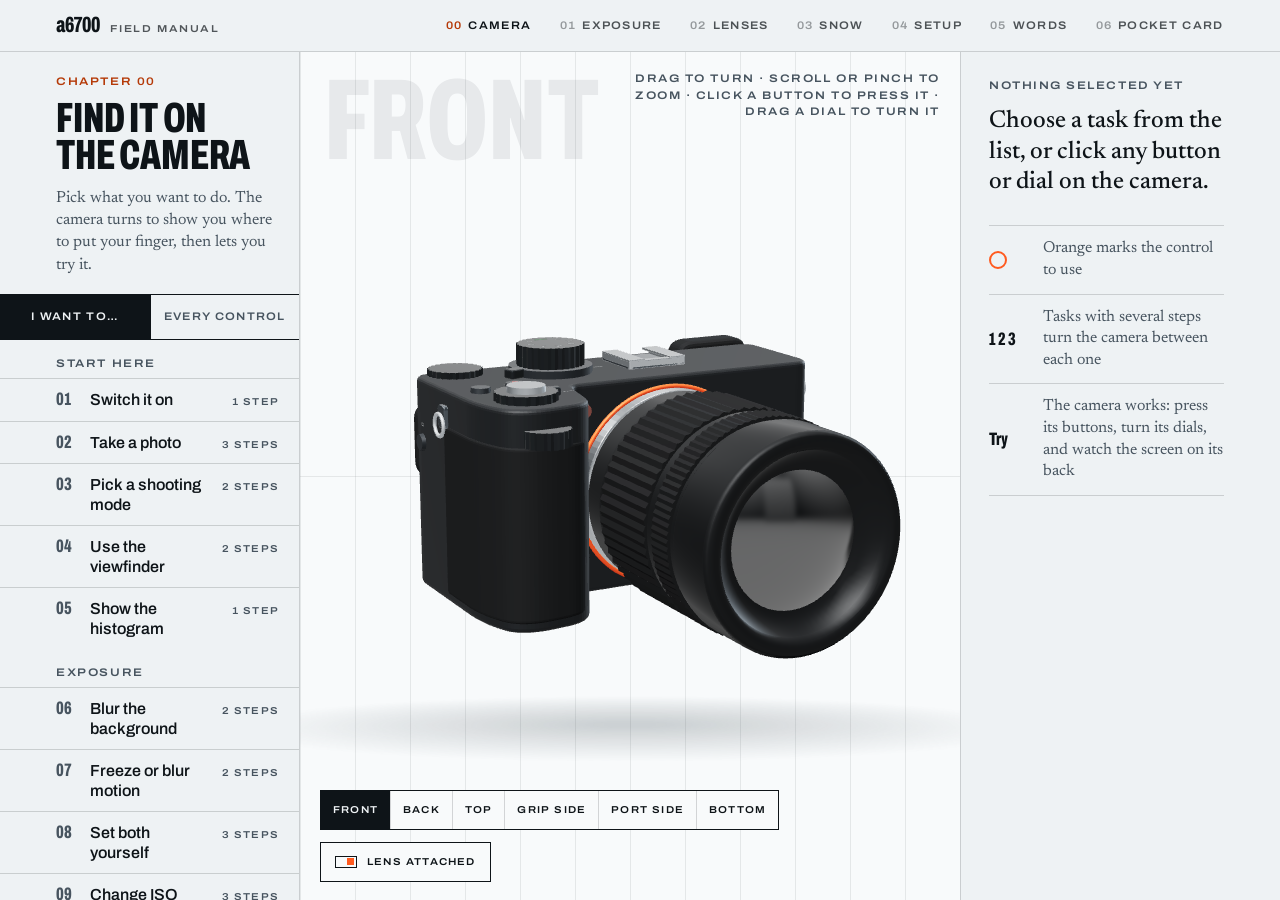
<file: camera.html>
<!doctype html>
<html lang="en">
<head>
<meta charset="utf-8">
<meta name="viewport" content="width=device-width, initial-scale=1, viewport-fit=cover">
<title>Find it on the camera — a6700 Field Manual</title>
<meta name="description" content="An interactive 3D Sony a6700. Pick what you want to do and the camera turns to show you exactly which button or dial to use.">
<meta name="theme-color" content="#eef2f4">
<link rel="icon" href="data:image/svg+xml,%3Csvg xmlns='http://www.w3.org/2000/svg' viewBox='0 0 32 32'%3E%3Crect width='32' height='32' fill='%230b1116'/%3E%3Ccircle cx='16' cy='16' r='9' fill='none' stroke='%23fff' stroke-width='2'/%3E%3Ccircle cx='16' cy='16' r='3.5' fill='%23ff5a1f'/%3E%3C/svg%3E">
<link rel="preload" href="fonts/archivo-latin-wdth-normal.woff2" as="font" type="font/woff2" crossorigin>
<link rel="stylesheet" href="css/styles.css">
<link rel="stylesheet" href="css/camera.css">
</head>
<body class="campage">
<a class="skip" href="#panel">Skip to the guide</a>

<header class="nav is-solid" id="nav">
  <a class="nav__brand" href="index.html"><b>a6700</b><span>Field Manual</span></a>
  <nav class="nav__links" aria-label="Chapters">
    <a href="camera.html" class="is-here" aria-current="page"><i>00</i>Camera</a>
    <a href="index.html#exposure"><i>01</i>Exposure</a>
    <a href="index.html#lenses"><i>02</i>Lenses</a>
    <a href="index.html#snow"><i>03</i>Snow</a>
    <a href="index.html#setup"><i>04</i>Setup</a>
    <a href="index.html#words"><i>05</i>Words</a>
    <a href="index.html#pocket"><i>06</i>Pocket card</a>
  </nav>
</header>

<main class="cam" id="cam">

  <!-- ── left: what do you want to do ── -->
  <aside class="cam__list" aria-label="Choose a task or a control">
    <header class="cam__head">
      <p class="label cam__no">Chapter 00</p>
      <h1 class="display cam__title">Find it on<br>the camera</h1>
      <p class="cam__lede">Pick what you want to do. The camera turns to show you where to put your finger, then lets you try it.</p>
    </header>
    <div class="tabs" role="tablist" aria-label="Browse by">
      <button type="button" role="tab" id="tabTasks" aria-selected="true" aria-controls="listTasks" class="is-on">I want to…</button>
      <button type="button" role="tab" id="tabParts" aria-selected="false" aria-controls="listParts">Every control</button>
    </div>
    <div class="cam__scroll">
      <div id="listTasks" role="tabpanel" aria-labelledby="tabTasks"></div>
      <div id="listParts" role="tabpanel" aria-labelledby="tabParts" hidden></div>
    </div>
  </aside>

  <!-- ── centre: the camera ── -->
  <section class="stage" id="stage" aria-label="3D model of the camera">
    <canvas id="gl" aria-hidden="true"></canvas>
    <div class="stage__grid" aria-hidden="true"></div>

    <div class="pin" id="pin" hidden aria-hidden="true">
      <i class="pin__dot"></i>
      <span class="pin__tag"><b id="pinName"></b></span>
    </div>
    <div class="tip label" id="tip" hidden aria-hidden="true"></div>

    <p class="stage__face display" id="faceName" aria-hidden="true">Front</p>
    <p class="stage__now" id="stageNow" aria-hidden="true"></p>

    <div class="stage__hud">
      <div class="views" role="group" aria-label="Turn the camera to a side">
        <button type="button" data-view="front">Front</button>
        <button type="button" data-view="back">Back</button>
        <button type="button" data-view="top">Top</button>
        <button type="button" data-view="grip">Grip<span> side</span></button>
        <button type="button" data-view="ports">Port<span> side</span></button>
        <button type="button" data-view="bottom">Bottom</button>
      </div>
      <button type="button" class="lensbtn" id="lensBtn" aria-pressed="true"><i></i><span>Lens attached</span></button>
    </div>
    <p class="stage__hint label" id="hint">Drag to turn · scroll or pinch to zoom · click a button to press it · drag a dial to turn it</p>

    <div class="stage__fallback" id="fallback" hidden>
      <p class="label">3D view unavailable</p>
      <p>This browser could not start WebGL, so the model can't be drawn. The guide beside it still works: every entry says where the control is.</p>
    </div>
  </section>

  <!-- ── right: the answer ── -->
  <section class="panel" id="panel" tabindex="-1">
    <div class="now" id="now" hidden>
      <p class="label now__head">Camera now<span id="nowScreen">Live view</span></p>
      <dl class="now__set">
        <div data-k="mode"><dt>Mode</dt><dd>A</dd></div>
        <div data-k="ss"><dt>Shutter</dt><dd>1/500</dd></div>
        <div data-k="f"><dt>Aperture</dt><dd>f/8.0</dd></div>
        <div data-k="ev"><dt>±</dt><dd>±0.0</dd></div>
        <div data-k="iso"><dt>ISO</dt><dd>100</dd></div>
      </dl>
      <p class="now__say" id="say" aria-live="polite"></p>
    </div>
    <div class="panel__empty" id="panelEmpty">
      <p class="label">Nothing selected yet</p>
      <p class="panel__big">Choose a task from the list, or click any button or dial on the camera.</p>
      <ul class="legend">
        <li><i class="legend__dot"></i>Orange marks the control to use</li>
        <li><i class="legend__key">1 2 3</i>Tasks with several steps turn the camera between each one</li>
        <li><i class="legend__key">Try</i>The camera works: press its buttons, turn its dials, and watch the screen on its back</li>
      </ul>
    </div>
    <article class="panel__body" id="panelBody" hidden></article>
  </section>

</main>

<script type="module" src="js/camera.js"></script>
</body>
</html>
</file>
<file: css/styles.css>
/* a6700 Field Manual
   Snow-white paper, blue-black ink, one safety orange.
   Archivo (condensed for display, expanded for labels) + Newsreader for reading. */

@font-face {
  font-family: "Archivo";
  src: url("../fonts/archivo-latin-wdth-normal.woff2") format("woff2");
  font-weight: 100 900;
  font-stretch: 62% 125%;
  font-display: swap;
}
@font-face {
  font-family: "Newsreader";
  src: url("../fonts/newsreader-latin-opsz-normal.woff2") format("woff2");
  font-weight: 200 800;
  font-display: swap;
}
@font-face {
  font-family: "Newsreader";
  src: url("../fonts/newsreader-latin-opsz-italic.woff2") format("woff2");
  font-weight: 200 800;
  font-style: italic;
  font-display: swap;
}

:root {
  --snow: #eef2f4;
  --paper: #f8fafb;
  --shade: #dde5ea;
  --ink: #0e1418;
  --ink-2: #47545f;
  --rule: rgba(14, 20, 24, 0.16);
  --rule-strong: rgba(14, 20, 24, 0.85);
  --night: #0b1116;
  --night-2: #151e25;
  --frost: #e8eef2;
  --frost-2: #9fb0bc;
  --orange: #ff5a1f;
  --orange-ink: #b53a08;

  --sans: "Archivo", "Helvetica Neue", Arial, sans-serif;
  --serif: "Newsreader", Charter, Georgia, serif;

  --gut: max(clamp(20px, 4.4vw, 64px), env(safe-area-inset-left, 0px), env(safe-area-inset-right, 0px));
  --navh: 52px;
  --ease: cubic-bezier(0.22, 1, 0.36, 1);
  --ease-ui: cubic-bezier(0.4, 0, 0.2, 1);
}

*, *::before, *::after { box-sizing: border-box; }
html { -webkit-tap-highlight-color: transparent; scroll-behavior: smooth; scroll-padding-top: calc(var(--navh) + 16px); -webkit-text-size-adjust: 100%; }
body {
  margin: 0;
  background: var(--snow);
  color: var(--ink);
  font-family: var(--serif);
  font-size: 1.125rem;
  line-height: 1.6;
  font-optical-sizing: auto;
  -webkit-font-smoothing: antialiased;
  text-rendering: optimizeLegibility;
  overflow-x: clip;
}
h1, h2, h3, h4, p, ol, ul, dl, dd, figure { margin: 0; padding: 0; }
ol, ul { list-style: none; }
a { color: inherit; }
b, strong { font-weight: 650; }
a, button, input, label { touch-action: manipulation; }
input[type="range"] { touch-action: pan-y; }
button { font: inherit; color: inherit; background: none; border: 0; padding: 0; cursor: pointer; }
:focus-visible { outline: 2px solid var(--orange); outline-offset: 3px; }
::selection { background: var(--orange); color: var(--night); }

.wrap { width: 100%; max-width: 1320px; margin-inline: auto; padding-inline: var(--gut); }
.skip { position: absolute; left: -999px; top: 0; z-index: 100; background: var(--orange); color: var(--night); padding: 10px 14px; font-family: var(--sans); }
.skip:focus { left: 8px; top: 8px; }

/* ── type voices ── */
.display {
  font-family: var(--sans);
  font-stretch: 62%;
  font-weight: 800;
  text-transform: uppercase;
  line-height: 0.88;
  letter-spacing: -0.005em;
}
.label {
  font-family: var(--sans);
  font-stretch: 118%;
  font-weight: 600;
  font-size: 0.6875rem;
  line-height: 1.3;
  letter-spacing: 0.14em;
  text-transform: uppercase;
}
.h3 {
  font-family: var(--sans);
  font-stretch: 62%;
  font-weight: 800;
  text-transform: uppercase;
  font-size: clamp(1.75rem, 3.4vw, 2.75rem);
  line-height: 0.95;
}
.h3--rule { border-top: 2px solid var(--ink); padding-top: 18px; margin-top: clamp(72px, 10vw, 128px); margin-bottom: 28px; }
.sub { color: var(--ink-2); max-width: 36em; margin-top: -14px; margin-bottom: 28px; }

/* ── nav ── */
.nav {
  position: fixed; inset: 0 0 auto 0; z-index: 50; height: var(--navh);
  display: flex; align-items: center; justify-content: space-between; gap: 24px;
  padding-inline: var(--gut);
  font-family: var(--sans);
  color: var(--frost); background: var(--night);
  transition: background-color .3s var(--ease-ui), color .3s var(--ease-ui);
}
.nav.is-solid { background: var(--snow); color: var(--ink); }
.nav.is-solid::after { content: ""; position: absolute; inset: auto 0 0 0; height: 1px; background: var(--rule); }
.nav__brand { display: flex; align-items: baseline; gap: 10px; text-decoration: none; white-space: nowrap; }
.nav__brand b { font-stretch: 62%; font-weight: 800; font-size: 1.375rem; letter-spacing: 0; }
.nav__brand span { font-stretch: 118%; font-size: 0.625rem; font-weight: 600; letter-spacing: .16em; text-transform: uppercase; opacity: .7; }
.nav__links { display: flex; gap: clamp(14px, 2.2vw, 30px); overflow-x: auto; scrollbar-width: none; margin-right: calc(var(--gut) * -1); padding-right: var(--gut); }
.nav__links::-webkit-scrollbar { display: none; }
.nav__links a {
  font-stretch: 112%; font-size: 0.6875rem; font-weight: 600; letter-spacing: .12em; text-transform: uppercase; text-decoration: none; white-space: nowrap;
  padding: 18px 0; opacity: .72; transition: opacity .15s var(--ease-ui);
}
.nav__links a i { font-style: normal; margin-right: 6px; opacity: .55; font-variant-numeric: tabular-nums; }
.nav__links a:hover, .nav__links a.is-here { opacity: 1; }
.nav__links a.is-here i { color: var(--orange); opacity: 1; }
.nav.is-solid .nav__links a.is-here i { color: var(--orange-ink); }
.nav__progress { position: absolute; inset: auto 0 0 0; height: 2px; pointer-events: none; }
.nav__progress span { display: block; height: 100%; width: 100%; background: var(--orange); transform-origin: 0 50%; transform: scaleX(0); }

/* ── hero ── */
.hero {
  position: relative; isolation: isolate;
  min-height: 100svh;
  display: flex; flex-direction: column; justify-content: flex-end;
  background: var(--night); color: var(--frost);
  padding-top: calc(var(--navh) + 24px);
  overflow: hidden;
}
.hero__snow { position: absolute; inset: 0; width: 100%; height: 100%; z-index: -1; }
.hero__inner { padding-bottom: clamp(28px, 5vw, 56px); }
.hero__kicker { color: var(--frost-2); margin-bottom: clamp(16px, 2.4vw, 28px); }
.hero__title { font-size: clamp(3.5rem, min(10.6vw, 23svh), 12.5rem); line-height: 0.84; margin-left: -0.03em; }
@media (min-width: 821px) { .hero__title .line { white-space: nowrap; } }
.hero__title .line { display: block; overflow: hidden; padding-top: 0.06em; }
.hero__title .line > span { display: block; transform: translateY(105%); animation: rise .9s var(--ease) forwards; }
.hero__title .line:nth-child(2) > span { animation-delay: .1s; }
@keyframes rise { to { transform: none; } }

.hero__lower {
  display: grid; grid-template-columns: minmax(0, 5fr) minmax(0, 1fr) minmax(0, 5fr);
  align-items: end; margin-top: clamp(28px, 4.5vw, 64px);
  opacity: 0; animation: fade .8s .45s var(--ease) forwards;
}
@keyframes fade { from { opacity: 0; transform: translateY(10px); } to { opacity: 1; transform: none; } }
.hero__lede { font-size: clamp(1.0625rem, 1.5vw, 1.3125rem); line-height: 1.5; max-width: 30em; color: #cfd9e0; }
.shutterdemo { grid-column: 3; border-top: 2px solid var(--orange); padding-top: 14px; }
.shutterdemo__head { display: flex; justify-content: space-between; align-items: flex-end; gap: 16px; }
.shutterdemo__head .label { color: var(--frost-2); padding-bottom: 6px; }
.shutterdemo__val { font-size: clamp(3rem, 6vw, 5rem); color: var(--orange); font-variant-numeric: tabular-nums; line-height: .8; }
.shutterdemo__say { font-size: 1rem; line-height: 1.45; color: #cfd9e0; margin-top: 12px; min-height: 4.4em; }
.shutterdemo__say em { color: #fff; }

.hero__kit {
  display: grid; grid-template-columns: repeat(3, 1fr);
  border-top: 1px solid rgba(232, 238, 242, .22);
  font-family: var(--sans);
}
.hero__kit > div { padding: 16px 20px 20px 0; }
.hero__kit > div + div { border-left: 1px solid rgba(232, 238, 242, .22); padding-left: 20px; }
.hero__kit dt { color: var(--frost-2); margin-bottom: 6px; }
.hero__kit dd { font-size: 1rem; font-weight: 600; line-height: 1.3; }
.hero__kit dd span { display: block; font-weight: 400; font-size: .875rem; color: var(--frost-2); }

/* ── range inputs ── */
.range {
  -webkit-appearance: none; appearance: none; display: block; width: 100%; height: 44px; margin: 0; background: transparent; cursor: ew-resize;
  --track: var(--ink); --thumb: var(--ink);
}
.range--dark { --track: rgba(232, 238, 242, .5); --thumb: var(--frost); }
.range::-webkit-slider-runnable-track {
  height: 44px;
  background:
    linear-gradient(var(--track), var(--track)) 0 50% / 100% 2px no-repeat,
    repeating-linear-gradient(90deg, var(--track) 0 1px, transparent 1px calc((100% - 15px) / var(--steps, 8))) 7px 50% / calc(100% - 14px) 12px no-repeat;
}
.range::-moz-range-track {
  height: 44px;
  background:
    linear-gradient(var(--track), var(--track)) 0 50% / 100% 2px no-repeat;
}
.range::-webkit-slider-thumb {
  -webkit-appearance: none; appearance: none; width: 16px; height: 34px; margin-top: 5px; border-radius: 0; border: 0;
  background: linear-gradient(90deg, var(--thumb) 0 6px, var(--orange) 6px 10px, var(--thumb) 10px);
  transition: transform .12s var(--ease-ui);
}
.range::-moz-range-thumb {
  width: 16px; height: 34px; border-radius: 0; border: 0;
  background: linear-gradient(90deg, var(--thumb) 0 6px, var(--orange) 6px 10px, var(--thumb) 10px);
}
.range:active::-webkit-slider-thumb { transform: scaleY(1.14); }
.range:focus-visible { outline-offset: 0; }
.range__ends { display: flex; justify-content: space-between; gap: 12px; color: var(--ink-2); font-size: .625rem; }
.range--dark + .range__ends { color: var(--frost-2); }

/* ── chapters ── */
.chapter { padding-block: clamp(80px, 11vw, 168px); }
.chead {
  display: grid; grid-template-columns: repeat(12, minmax(0, 1fr)); column-gap: 24px; align-items: end;
  margin-bottom: clamp(48px, 7vw, 96px);
}
.chead__no { grid-column: 1 / -1; color: var(--orange-ink); border-top: 2px solid var(--ink); padding-top: 14px; margin-bottom: clamp(20px, 3vw, 40px); }
.chead__title { grid-column: 1 / span 8; font-size: clamp(2.75rem, 6.4vw, 6.25rem); }
.chead__lede { grid-column: 9 / -1; font-size: clamp(1.0625rem, 1.35vw, 1.25rem); line-height: 1.5; padding-bottom: .3em; }

.ruler {
  height: 22px; margin-inline: var(--gut);
  background:
    repeating-linear-gradient(90deg, var(--ink) 0 1px, transparent 1px 100%) 0 100% / calc(100% / 6) 22px,
    repeating-linear-gradient(90deg, var(--rule-strong) 0 1px, transparent 1px 100%) 0 100% / calc(100% / 18) 10px;
  background-repeat: repeat-x;
  border-bottom: 1px solid var(--ink);
  border-right: 1px solid var(--ink);
  opacity: .8;
}

/* three settings */
.trio { display: grid; grid-template-columns: repeat(3, minmax(0, 1fr)); border-top: 1px solid var(--rule); }
.trio__item { padding: 28px 32px 36px 0; }
.trio__item + .trio__item { border-left: 1px solid var(--rule); padding-left: 32px; }
.trio__sym { font-size: clamp(3.5rem, 7vw, 6.25rem); color: var(--ink); margin-bottom: 18px; }
.trio__item:nth-child(2) { margin-top: 56px; }
.trio__item:nth-child(3) { margin-top: 112px; }
.trio h3 { font-family: var(--sans); font-stretch: 118%; font-weight: 600; font-size: .6875rem; letter-spacing: .14em; text-transform: uppercase; color: var(--orange-ink); }
.trio__what { font-size: 1.5rem; line-height: 1.2; margin: 6px 0 14px; font-weight: 500; }
.trio__item p:not(.trio__sym):not(.trio__what) { font-size: 1.0625rem; color: var(--ink-2); max-width: 30em; }
.trio__catch { margin-top: 14px; padding-top: 14px; border-top: 1px solid var(--rule); color: var(--ink) !important; }

/* ── viewfinder ── */
.vf {
  position: relative; background: #000; color: #fff; overflow: hidden; isolation: isolate;
  font-family: var(--sans);
}
.vf__scene { position: relative; aspect-ratio: 16 / 10; overflow: hidden; will-change: filter; }
.vf__layer { position: absolute; inset: 0; width: 100%; height: 100%; }
.vf__layer svg { display: block; width: 100%; height: 100%; }
#simBg { inset: -4%; width: 108%; height: 108%; }
.vf__grain { opacity: 0; background-size: 180px 180px; mix-blend-mode: overlay; pointer-events: none; }
.vf__marks i { position: absolute; width: 22px; height: 22px; border: 0 solid rgba(255, 255, 255, .9); }
.vf__marks i:nth-child(1) { left: 14px; top: 14px; border-width: 2px 0 0 2px; }
.vf__marks i:nth-child(2) { right: 14px; top: 14px; border-width: 2px 2px 0 0; }
.vf__marks i:nth-child(3) { left: 14px; bottom: 56px; border-width: 0 0 2px 2px; }
.vf__marks i:nth-child(4) { right: 14px; bottom: 56px; border-width: 0 2px 2px 0; }
.vf__hud {
  position: relative; height: 42px; padding-inline: 16px; white-space: nowrap;
  display: flex; align-items: center; justify-content: space-between; gap: 12px;
  background: #000; font-weight: 600; font-size: 1rem; font-variant-numeric: tabular-nums; letter-spacing: .02em;
}
.vf__hud--zoom span:last-child { font-stretch: 118%; font-size: .6875rem; letter-spacing: .14em; text-transform: uppercase; color: var(--orange); }
.vf__meter { display: flex; align-items: center; gap: 8px; flex: 0 1 220px; min-width: 70px; }
.vf__meter b { font-weight: 500; opacity: .8; }
.meter { position: relative; flex: 1; height: 14px; }
.meter__ticks { position: absolute; inset: 0; background: repeating-linear-gradient(90deg, #fff 0 1px, transparent 1px 100%) 0 100% / calc((100% - 1px) / 6) 100% repeat-x; opacity: .85; }
.meter__ticks::after { content: ""; position: absolute; left: 50%; top: -3px; bottom: 0; width: 1px; background: #fff; }
.meter i { position: absolute; left: 50%; top: -5px; width: 0; height: 0; margin-left: -5px; border: 5px solid transparent; border-top: 7px solid var(--orange); border-bottom: 0; transition: left .25s var(--ease); }
.meter i.is-off { animation: blink 1s steps(2) infinite; }
@keyframes blink { 50% { opacity: .2; } }
.vf__cursor {
  position: absolute; left: 0; top: 0; width: 58px; height: 40px; margin: -20px 0 0 -29px; pointer-events: none; opacity: 0; transition: opacity .15s;
  background:
    linear-gradient(#fff, #fff) 0 0 / 12px 2px, linear-gradient(#fff, #fff) 0 0 / 2px 10px,
    linear-gradient(#fff, #fff) 100% 0 / 12px 2px, linear-gradient(#fff, #fff) 100% 0 / 2px 10px,
    linear-gradient(#fff, #fff) 0 100% / 12px 2px, linear-gradient(#fff, #fff) 0 100% / 2px 10px,
    linear-gradient(#fff, #fff) 100% 100% / 12px 2px, linear-gradient(#fff, #fff) 100% 100% / 2px 10px;
  background-repeat: no-repeat;
}
.vf__histo { position: absolute; right: 44px; bottom: 86px; width: clamp(110px, 24%, 200px); height: auto; background: rgba(0, 0, 0, .62); }

/* simulator */
.sim { display: grid; grid-template-columns: minmax(0, 7fr) minmax(0, 5fr); gap: clamp(24px, 4vw, 64px); margin-top: clamp(64px, 9vw, 120px); align-items: start; }
.sim__stagecol { position: sticky; top: calc(var(--navh) + 16px); }
@media (hover: hover) and (pointer: fine) { #simStage { cursor: none; } #simStage:hover .vf__cursor { opacity: 1; } }
.sim__verdict { display: flex; gap: 16px; align-items: baseline; border-bottom: 1px solid var(--rule); padding: 14px 0; font-size: 1.0625rem; }
.sim__verdict .label { color: var(--ink-2); flex: none; width: 84px; }
.sim__verdict.is-bad span { color: var(--orange-ink); }

.seg { display: grid; grid-template-columns: 1fr 1fr; border: 1px solid var(--ink); margin-bottom: 8px; }
.seg__b { font-family: var(--sans); font-weight: 650; font-size: .9375rem; text-align: left; padding: 10px 14px 11px; line-height: 1.2; transition: background-color .15s var(--ease-ui), color .15s var(--ease-ui); }
.seg__b span { display: block; font-weight: 400; font-size: .8125rem; opacity: .75; }
.seg__b + .seg__b { border-left: 1px solid var(--ink); }
.seg__b.is-on { background: var(--ink); color: var(--snow); }
.seg__b:not(.is-on):hover { background: var(--shade); }

.ctl { border-bottom: 1px solid var(--rule); padding: 20px 0 18px; }
.ctl--flush { padding-top: 0; }
.ctl__head { display: flex; justify-content: space-between; align-items: flex-end; }
.ctl__head .label { padding-bottom: 4px; }
.ctl__val { font-size: clamp(2.5rem, 4.4vw, 3.75rem); font-variant-numeric: tabular-nums; text-transform: none; line-height: .82; }
.ctl__say { font-size: 1rem; line-height: 1.4; color: var(--ink-2); margin-top: 10px; min-height: 2.8em; }
.sim__actions { display: flex; align-items: center; gap: 24px; margin-top: 22px; flex-wrap: wrap; }
.btn {
  font-family: var(--sans); font-stretch: 112%; font-weight: 650; font-size: .75rem; letter-spacing: .1em; text-transform: uppercase;
  background: var(--orange); color: var(--night); padding: 15px 20px; transition: transform .12s var(--ease-ui), background-color .12s;
}
.btn:hover { background: #ff7440; }
.btn:active { transform: translateY(1px); }
.btn[disabled] { background: var(--shade); color: var(--ink-2); cursor: default; }
.link { font-family: var(--sans); font-stretch: 112%; font-weight: 600; font-size: .75rem; letter-spacing: .1em; text-transform: uppercase; padding: 12px 0; background: linear-gradient(currentColor, currentColor) 0 calc(100% - 8px) / 100% 1px no-repeat; }

.stops { display: grid; grid-template-columns: minmax(0, 5fr) minmax(0, 1fr) minmax(0, 6fr); margin-top: clamp(72px, 10vw, 128px); border-top: 2px solid var(--ink); padding-top: 18px; }
.stops__text .h3 { margin-bottom: 20px; }
.stops__text p + p { margin-top: 1em; }
.stops__text p { max-width: 33em; }
.modes { grid-column: 3; }
.modes > div { display: grid; grid-template-columns: 76px 1fr; align-items: start; padding: 14px 0 16px; border-bottom: 1px solid var(--rule); }
.modes > div:first-child { padding-top: 4px; }
.modes dt { font-size: 3.25rem; }
.modes > div:first-child dt { color: var(--orange-ink); }
.modes dd { font-size: 1.0625rem; line-height: 1.45; color: var(--ink-2); }
.modes dd b { color: var(--ink); }

/* ── lenses ── */
.zoom { display: grid; grid-template-columns: minmax(0, 5fr) minmax(0, 7fr); gap: clamp(24px, 4vw, 64px); align-items: end; }
.zoom .vf { order: 2; }
.vf__zoomer { transform-origin: 73.75% 51.2%; will-change: transform; }
.zoom__read { display: grid; gap: 14px; margin-bottom: 28px; }
.zoom__big { display: block; font-size: clamp(4.5rem, 9vw, 8rem); font-variant-numeric: tabular-nums; margin-top: 6px; }
.zoom__big small { font-size: .32em; margin-left: .12em; letter-spacing: .02em; text-transform: none; }
.zoom__read p { color: var(--ink-2); max-width: 26em; min-height: 4.8em; }
.zoom__hint { color: var(--ink-2); margin-top: 12px; }

.fscale { position: relative; padding-top: 26px; font-family: var(--sans); cursor: ew-resize; touch-action: pan-y; }
.fscale:focus-within { outline: 2px solid var(--orange); outline-offset: 6px; }
.fscale__marks { position: absolute; inset: 0 0 auto 0; height: 26px; color: var(--ink-2); font-size: .625rem; letter-spacing: .06em; }
.fscale__marks span { position: absolute; top: 0; transform: translateX(-50%); padding-bottom: 10px; }
.fscale__marks span::after { content: ""; position: absolute; left: 50%; bottom: 0; width: 1px; height: 7px; background: var(--ink); }
.fscale__marks span:first-child { transform: none; }
.fscale__marks span:first-child::after { left: 0; }
.fscale__marks span:last-child { transform: translateX(-100%); }
.fscale__marks span:last-child::after { left: auto; right: 0; }
.fscale__bar { position: relative; height: 52px; border: 1px solid var(--ink); display: flex; align-items: center; justify-content: space-between; padding: 0 12px; margin-top: -1px; transition: color .2s; }
.fscale__bar:first-of-type { margin-top: 0; }
.fscale__fill { position: absolute; inset: 0 auto 0 0; background: var(--ink); transition: background-color .2s; }
.fscale__bar--sigma .fscale__fill { width: 50.7%; }
.fscale__bar--sony .fscale__fill { width: 100%; }
.fscale__bar b, .fscale__bar em { position: relative; font-style: normal; font-weight: 650; font-size: .9375rem; color: var(--snow); }
.fscale__bar em { font-variant-numeric: tabular-nums; }
.fscale__bar--sigma em { color: var(--ink); }
.fscale__bar.is-out .fscale__fill { background: var(--shade); }
.fscale__bar.is-out b { color: var(--ink-2); }
.fscale__bar.is-out em { color: var(--orange-ink); }
.fscale__index { position: absolute; top: 14px; bottom: -8px; left: 0; width: 4px; margin-left: -2px; background: var(--orange); pointer-events: none; }
.fscale__index::before { content: ""; position: absolute; left: -5px; top: -1px; border: 7px solid transparent; border-top-color: var(--orange); border-bottom: 0; }
.fscale__input { position: absolute; inset: 0; width: 100%; height: 100%; margin: 0; opacity: 0; cursor: ew-resize; }

.versus { margin-top: clamp(72px, 10vw, 128px); border-top: 2px solid var(--ink); }
.versus__row { display: grid; grid-template-columns: minmax(0, 2.4fr) minmax(0, 4.8fr) minmax(0, 4.8fr); column-gap: 24px; padding: 14px 0 15px; border-bottom: 1px solid var(--rule); align-items: baseline; }
.versus__row > .label { color: var(--ink-2); }
.versus__row p { font-size: 1.0625rem; line-height: 1.4; max-width: 26em; }
.versus__row--head { padding: 20px 0 22px; border-bottom-color: var(--ink); }
.versus__row--head h3 { font-family: var(--sans); font-stretch: 62%; font-weight: 800; text-transform: uppercase; font-size: clamp(1.375rem, 2.9vw, 2.5rem); line-height: .95; }
.versus__row--head small { display: block; color: var(--orange-ink); margin-bottom: 8px; }
.versus__row--pick { background: var(--shade); margin-inline: calc(var(--gut) * -1); padding: 22px var(--gut) 24px; border-bottom: 0; }
.versus__row--pick p { font-weight: 500; }

.note { margin-top: clamp(48px, 6vw, 80px); display: grid; grid-template-columns: minmax(0, 2.4fr) minmax(0, 9.6fr); column-gap: 24px; }
.note .label { color: var(--orange-ink); padding-top: 6px; }
.note p:last-child { font-size: clamp(1.125rem, 1.7vw, 1.4375rem); line-height: 1.45; max-width: 34em; }

/* ── snow ── */
.evdemo { display: grid; grid-template-columns: minmax(0, 7fr) minmax(0, 5fr); gap: clamp(24px, 4vw, 64px); align-items: start; }
.evdemo__verdict { font-size: clamp(1.25rem, 2vw, 1.625rem); line-height: 1.3; font-weight: 500; padding: 20px 0; min-height: 5.2em; border-bottom: 1px solid var(--rule); }
.evdemo__verdict b { display: block; font-family: var(--sans); font-stretch: 118%; font-size: .6875rem; letter-spacing: .14em; text-transform: uppercase; font-weight: 600; color: var(--ink-2); margin-bottom: 8px; }
.evdemo__verdict.is-good b { color: var(--orange-ink); }
.evdemo__steps { counter-reset: s; margin-top: 20px; }
.evdemo__steps li { counter-increment: s; position: relative; padding-left: 34px; font-size: 1.0625rem; line-height: 1.45; color: var(--ink-2); }
.evdemo__steps li + li { margin-top: 12px; }
.evdemo__steps li b { color: var(--ink); }
.evdemo__steps li::before { content: counter(s); position: absolute; left: 0; top: -.02em; font-family: var(--sans); font-stretch: 62%; font-weight: 800; font-size: 1.5rem; line-height: 1.1; color: var(--ink); }

.pick { display: grid; grid-template-columns: 1fr 1fr; }
.pick__col { padding: 4px 40px 32px 0; }
.pick__col + .pick__col { border-left: 1px solid var(--rule); padding-left: 40px; }
.pick__col .label { color: var(--ink-2); }
.pick__name { font-size: clamp(2.5rem, 6vw, 5rem); margin: 10px 0 18px; }
.pick__col p:last-child { color: var(--ink-2); max-width: 30em; }
.pick__rule { grid-column: 1 / -1; border-top: 1px solid var(--rule); padding-top: 20px; font-size: 1.1875rem; max-width: 46em; }

.recipes { border-top: 1px solid var(--ink); }
.recipe { display: grid; grid-template-columns: minmax(0, 4fr) minmax(0, 5fr) minmax(0, 3.4fr); column-gap: 32px; align-items: center; padding: 22px 0; border-bottom: 1px solid var(--rule); }
.recipe__what { display: grid; grid-template-columns: 52px 1fr; }
.recipe__no { grid-row: span 2; font-size: 3.25rem; color: var(--ink); }
.recipe h4 { font-family: var(--sans); font-weight: 700; font-size: 1.25rem; line-height: 1.15; }
.recipe__what p { font-size: 1rem; line-height: 1.35; color: var(--ink-2); margin-top: 4px; }
.recipe__set { display: grid; grid-template-columns: minmax(0, .8fr) minmax(0, 1.3fr) minmax(0, 1.25fr) minmax(0, 1fr) minmax(0, 1fr); font-family: var(--sans); border: 1px solid var(--ink); }
.recipe__set > div { padding: 8px 10px 9px; }
.recipe__set > div + div { border-left: 1px solid var(--rule); }
.recipe__set dt { font-stretch: 105%; font-size: .625rem; font-weight: 600; letter-spacing: .08em; text-transform: uppercase; color: var(--ink-2); }
.recipe__set dd { font-stretch: 75%; font-weight: 750; font-size: 1.5rem; line-height: 1.1; margin-top: 2px; font-variant-numeric: tabular-nums; white-space: nowrap; }
.recipe__set .is-key { background: var(--ink); color: var(--snow); }
.recipe__set .is-key dt { color: var(--orange); }
.recipe__tip { font-size: 1rem; line-height: 1.4; color: var(--ink-2); }
.recipe__tip b { color: var(--ink); }

.care { display: grid; grid-template-columns: repeat(4, minmax(0, 1fr)); counter-reset: c; border-top: 1px solid var(--ink); }
.care li { counter-increment: c; padding: 20px 24px 8px 0; }
.care li + li { border-left: 1px solid var(--rule); padding-left: 24px; }
.care li::before { content: "0" counter(c); font-family: var(--sans); font-stretch: 118%; font-size: .6875rem; font-weight: 600; letter-spacing: .14em; color: var(--orange-ink); }
.care h4 { font-family: var(--sans); font-stretch: 62%; font-weight: 800; text-transform: uppercase; font-size: 1.75rem; line-height: .95; margin: 12px 0 12px; }
.care p { font-size: 1rem; line-height: 1.45; color: var(--ink-2); }

/* ── setup ── */
.setup { display: grid; grid-template-columns: minmax(0, 7fr) minmax(0, 1fr) minmax(0, 4fr); align-items: start; }
.checks { counter-reset: k; border-top: 1px solid var(--ink); }
.checks li { counter-increment: k; border-bottom: 1px solid var(--rule); }
.checks label { display: grid; grid-template-columns: 44px 30px 1fr; align-items: start; padding: 16px 0 17px; cursor: pointer; }
.checks label::before { content: counter(k, decimal-leading-zero); font-family: var(--sans); font-stretch: 62%; font-weight: 800; font-size: 1.5rem; line-height: 1.15; color: var(--ink-2); }
.checks input { position: absolute; opacity: 0; width: 1px; height: 1px; }
.checks__box { width: 20px; height: 20px; border: 1.5px solid var(--ink); margin-top: 4px; position: relative; transition: background-color .15s var(--ease-ui); }
.checks__box::after { content: ""; position: absolute; left: 5px; top: 1px; width: 6px; height: 11px; border: solid var(--snow); border-width: 0 2px 2px 0; transform: rotate(45deg) scale(0); transition: transform .2s var(--ease); }
.checks input:checked + .checks__box { background: var(--ink); }
.checks input:checked + .checks__box::after { transform: rotate(45deg) scale(1); }
.checks input:focus-visible + .checks__box { outline: 2px solid var(--orange); outline-offset: 3px; }
.checks__body b { display: block; font-family: var(--sans); font-weight: 650; font-size: 1.125rem; line-height: 1.3; }
.checks__body em { display: block; font-style: normal; font-size: 1rem; line-height: 1.4; color: var(--ink-2); margin-top: 3px; max-width: 34em; }
.checks input:checked ~ .checks__body b { text-decoration: line-through; text-decoration-thickness: 1px; color: var(--ink-2); }
.checks label:hover .checks__box { background: var(--shade); }
.checks label:hover input:checked + .checks__box { background: var(--ink); }

.setup__side { grid-column: 3; position: sticky; top: calc(var(--navh) + 24px); }
.setup__count { display: flex; align-items: flex-end; gap: 14px; border-top: 2px solid var(--ink); padding-top: 14px; }
.setup__count b { font-size: clamp(5rem, 10vw, 9rem); font-variant-numeric: tabular-nums; line-height: .8; }
.setup__count .label { padding-bottom: 8px; color: var(--ink-2); }
.setup__count.is-done b { color: var(--orange-ink); }
.drills { margin-top: 40px; background: var(--shade); padding: 22px 24px 26px; }
.drills .label { color: var(--orange-ink); margin-bottom: 14px; }
.drills ol { counter-reset: d; }
.drills li { counter-increment: d; font-size: 1rem; line-height: 1.45; padding: 12px 0 12px 30px; position: relative; border-top: 1px solid var(--rule); }
.drills li::before { content: counter(d); position: absolute; left: 0; top: 10px; font-family: var(--sans); font-stretch: 62%; font-weight: 800; font-size: 1.375rem; }

/* ── glossary ── */
.gloss__tools { display: grid; grid-template-columns: minmax(0, 4fr) minmax(0, 8fr); column-gap: 32px; align-items: end; position: sticky; top: var(--navh); background: var(--snow); z-index: 5; padding: 14px 0 14px; border-bottom: 2px solid var(--ink); }
.gloss__search { display: block; }
.gloss__search .label { display: block; color: var(--ink-2); margin-bottom: 4px; }
.gloss__search input {
  width: 100%; border: 0; border-radius: 0; background: transparent; padding: 2px 0 4px; color: var(--ink);
  font-family: var(--sans); font-stretch: 62%; font-weight: 800; font-size: 2rem; text-transform: uppercase; line-height: 1.1;
}
.gloss__search input::placeholder { color: rgba(14, 20, 24, .28); }
.gloss__search input:focus { outline: none; }
.gloss__search:focus-within .label { color: var(--orange-ink); }
.gloss__tabs { display: flex; flex-wrap: wrap; gap: 6px 22px; justify-content: flex-end; padding-bottom: 8px; }
.gloss__tabs button { font-family: var(--sans); font-stretch: 112%; font-weight: 600; font-size: .6875rem; letter-spacing: .12em; text-transform: uppercase; color: var(--ink-2); padding: 11px 0 9px; border-bottom: 2px solid transparent; }
.gloss__tabs button:hover { color: var(--ink); }
.gloss__tabs button.is-on { color: var(--ink); border-bottom-color: var(--orange); }
.gloss__row { display: grid; grid-template-columns: minmax(0, 4fr) minmax(0, 5fr) minmax(0, 3fr); column-gap: 32px; padding: 18px 0 19px; border-bottom: 1px solid var(--rule); align-items: baseline; }
.gloss__row[hidden] { display: none; }
.gloss__row dt { font-family: var(--sans); font-stretch: 62%; font-weight: 800; text-transform: uppercase; font-size: clamp(1.625rem, 2.8vw, 2.375rem); line-height: .95; }
.gloss__row dt small { display: block; font-stretch: 118%; font-weight: 600; font-size: .625rem; letter-spacing: .14em; color: var(--ink-2); margin-top: 8px; }
.gloss__row dd { font-size: 1.0625rem; line-height: 1.45; }
.gloss__row dd.kit { font-size: .9375rem; color: var(--ink-2); font-family: var(--sans); line-height: 1.4; }
.gloss__row dd.kit::before { content: "Your kit"; display: block; font-stretch: 118%; font-weight: 600; font-size: .5625rem; letter-spacing: .14em; text-transform: uppercase; color: var(--orange-ink); margin-bottom: 3px; }
.gloss__empty { padding: 40px 0; color: var(--ink-2); font-style: italic; }

/* ── pocket card ── */
.pocket { background: var(--orange); color: var(--night); padding-block: clamp(64px, 9vw, 128px); }
.pocket ::selection { background: var(--night); color: var(--orange); }
.pocket :focus-visible { outline-color: var(--night); }
.chead--pocket { margin-bottom: clamp(32px, 5vw, 64px); }
.chead--pocket .chead__no { color: var(--night); border-top-color: var(--night); }
.chead--pocket .chead__title { grid-column: 1 / -1; font-size: clamp(2.5rem, 17.2vw, 15.5rem); line-height: .8; margin-left: -0.03em; white-space: nowrap; }
.tips { columns: 2; column-gap: clamp(32px, 6vw, 96px); counter-reset: t; border-top: 2px solid var(--night); }
.tips li { counter-increment: t; break-inside: avoid; position: relative; padding: 15px 0 16px 58px; border-bottom: 1px solid rgba(11, 17, 22, .35); font-size: 1.1875rem; line-height: 1.35; }
.tips li::before { content: counter(t, decimal-leading-zero); position: absolute; left: 0; top: 13px; font-family: var(--sans); font-stretch: 62%; font-weight: 800; font-size: 2rem; line-height: 1; }
.tips li b { font-family: var(--sans); font-weight: 700; }
.fix { margin-top: clamp(56px, 8vw, 104px); background: var(--night); color: var(--frost); padding: clamp(22px, 3.4vw, 44px); }
.fix h3 { color: var(--orange); margin-bottom: 18px; }
.fix__rows > div { display: grid; grid-template-columns: minmax(0, 5fr) minmax(0, 7fr); column-gap: 24px; padding: 13px 0 14px; border-top: 1px solid rgba(232, 238, 242, .2); }
.fix__rows p:first-child { font-family: var(--sans); font-weight: 650; font-size: 1.0625rem; line-height: 1.3; }
.fix__rows p:last-child { font-size: 1.0625rem; line-height: 1.4; color: #cfd9e0; }

/* ── footer ── */
.foot { background: var(--night); color: var(--frost-2); padding-block: 48px calc(64px + env(safe-area-inset-bottom, 0px)); font-size: .9375rem; }
.foot__in { display: grid; grid-template-columns: minmax(0, 4fr) minmax(0, 5fr) minmax(0, 3fr); column-gap: 32px; align-items: start; }
.foot__mark { color: var(--frost); font-size: 1.75rem; }
.foot a { justify-self: end; text-decoration: none; color: var(--frost); padding: 12px 0; margin-top: -8px; }
.foot a:hover { color: var(--orange); }

/* ── reveal ── */
.js .reveal { opacity: 0; transform: translateY(14px); transition: opacity .6s var(--ease), transform .6s var(--ease); }
.js .reveal.is-in { opacity: 1; transform: none; }

/* ── responsive ── */
@media (max-width: 1000px) {
  .chead__title { grid-column: 1 / -1; }
  .chead__lede { grid-column: 1 / span 9; margin-top: 24px; max-width: 34em; }
  .recipe { grid-template-columns: minmax(0, 5fr) minmax(0, 7fr); row-gap: 14px; }
  .recipe__tip { grid-column: 2; }
  .care { grid-template-columns: 1fr 1fr; }
  .care li:nth-child(3) { border-left: 0; padding-left: 0; }
  .care li:nth-child(n+3) { border-top: 1px solid var(--rule); margin-top: 16px; }
  .setup { grid-template-columns: 1fr; }
  .setup__side { grid-column: 1; position: static; margin-top: 56px; }
  .gloss__row { grid-template-columns: minmax(0, 4fr) minmax(0, 8fr); row-gap: 10px; }
  .gloss__row dd.kit { grid-column: 2; }
}
@media (max-width: 820px) {
  body { font-size: 1.0625rem; }
  .nav__brand span { display: none; }
  .hero__lower { grid-template-columns: 1fr; row-gap: 32px; }
  .shutterdemo { grid-column: 1; }
  .hero__kit { grid-template-columns: 1fr; padding-bottom: 8px; }
  .hero__kit > div { display: grid; grid-template-columns: 76px 1fr; padding: 12px 0; align-items: baseline; }
  .hero__kit > div + div { border-left: 0; padding-left: 0; border-top: 1px solid rgba(232, 238, 242, .22); }
  .hero__kit dt { margin: 0; }
  .chead__lede { grid-column: 1 / -1; }
  .trio { grid-template-columns: 1fr; }
  .trio__item, .trio__item + .trio__item { padding: 24px 0 28px; border-left: 0; margin-top: 0 !important; display: grid; grid-template-columns: 96px 1fr; column-gap: 12px; }
  .trio__item + .trio__item { border-top: 1px solid var(--rule); }
  .trio__sym { grid-row: 1 / span 5; font-size: 3.25rem; margin: 0; }
  .trio__item > :not(.trio__sym) { grid-column: 2; }
  .sim, .evdemo, .zoom { grid-template-columns: 1fr; }
  .sim__stagecol { top: var(--navh); z-index: 6; margin-inline: calc(var(--gut) * -1); background: var(--snow); }
  .sim__verdict { padding: 9px var(--gut) 10px; font-size: .9375rem; line-height: 1.3; min-height: 3.6em; align-items: center; border-bottom-color: var(--ink); }
  .sim__verdict .label { display: none; }
  .zoom .vf { order: 0; }
  .zoom__read p { min-height: 6.2em; }
  .stops { grid-template-columns: 1fr; }
  .modes { grid-column: 1; margin-top: 32px; border-top: 1px solid var(--rule); }
  .modes > div:first-child { padding-top: 14px; }
  .versus__row { grid-template-columns: 1fr 1fr; column-gap: 16px; row-gap: 6px; }
  .versus__row > .label, .versus__row--head > span { grid-column: 1 / -1; }
  .versus__row--head > span { display: none; }
  .versus__row p { font-size: 1rem; }
  .note { grid-template-columns: 1fr; row-gap: 10px; }
  .pick { grid-template-columns: 1fr; }
  .pick__col { padding: 4px 0 28px; }
  .pick__col + .pick__col { border-left: 0; padding-left: 0; border-top: 1px solid var(--rule); padding-top: 24px; }
  .recipe { grid-template-columns: minmax(0, 1fr); }
  .nav__links { -webkit-mask-image: linear-gradient(90deg, #000 calc(100% - 36px), transparent); mask-image: linear-gradient(90deg, #000 calc(100% - 36px), transparent); }
  .recipe__tip { grid-column: 1; }
  .gloss__tools { grid-template-columns: 1fr; row-gap: 6px; }
  .gloss__tabs { justify-content: flex-start; flex-wrap: nowrap; overflow-x: auto; scrollbar-width: none; margin-right: calc(var(--gut) * -1); padding-right: var(--gut); }
  .gloss__tabs::-webkit-scrollbar { display: none; }
  .gloss__tabs button { white-space: nowrap; }
  .gloss__row { grid-template-columns: 1fr; }
  .gloss__row dd.kit { grid-column: 1; }
  .tips { columns: 1; }
  .tips li { padding-left: 48px; font-size: 1.125rem; }
  .fix__rows > div { grid-template-columns: 1fr; row-gap: 4px; }
  .foot__in { grid-template-columns: 1fr; row-gap: 18px; }
  .foot a { justify-self: start; }
}
@media (max-width: 520px) {
  .vf__hud .ff { display: none; }
  .vf__histo { right: 14px; bottom: 56px; }
  .vf--ev .vf__marks i:nth-child(4) { display: none; }
  .care { grid-template-columns: 1fr; }
  .care li, .care li + li { border-left: 0; padding: 20px 0 8px; }
  .care li + li { border-top: 1px solid var(--rule); margin-top: 16px; }
  .recipe__set dd { font-size: 1.3125rem; }
  .recipe__set dt { font-stretch: 100%; letter-spacing: .04em; }
  .recipe__set > div { padding: 7px 6px 8px; }
  .vf__hud { font-size: .875rem; padding-inline: 12px; height: 38px; }
  .vf__marks i:nth-child(3), .vf__marks i:nth-child(4) { bottom: 52px; }
  .seg__b { font-size: .875rem; padding-inline: 10px; }
  .checks label { grid-template-columns: 38px 30px 1fr; }
}

@media (prefers-reduced-motion: reduce) {
  html { scroll-behavior: auto; }
  *, *::before, *::after { animation-duration: .001ms !important; animation-delay: 0s !important; transition-duration: .001ms !important; }
  .js .reveal { opacity: 1; transform: none; }
}

.gloss__search input::-webkit-search-cancel-button { -webkit-appearance: none; }

/* links into Chapter 00, the 3D camera */
.hero__cam { display: inline-grid; grid-template-columns: auto auto; column-gap: 14px; align-items: baseline; margin-top: 22px; padding: 12px 0 13px; border-block: 1px solid rgba(232, 238, 242, .3); text-decoration: none; color: var(--frost); font-family: var(--sans); }
.hero__cam .label { grid-column: 1 / -1; color: var(--orange); margin-bottom: 4px; }
.hero__cam b { font-weight: 650; font-size: 1.0625rem; }
.hero__cam i { font-style: normal; color: var(--orange); transition: transform .15s var(--ease-ui); }
.hero__cam:hover i { transform: translateX(4px); }
.checks__body a, .evdemo__steps a, .recipe__tip a, .inlink { display: inline-block; padding: 8px 0; margin: -8px 0; color: var(--orange-ink); font-family: var(--sans); font-weight: 600; font-size: .875rem; text-underline-offset: 3px; white-space: nowrap; }
.inlink { font-size: .9375rem; }

/* very narrow phones (320 px: first-generation SE, or Display Zoom) */
@media (max-width: 350px) {
  .recipe__set dd { font-size: 1.125rem; }
  .recipe__set dt { letter-spacing: .02em; }
  .recipe__set > div { padding: 6px 4px 7px; }
  .recipe__what { grid-template-columns: 40px 1fr; }
  .recipe__no { font-size: 2.75rem; }
  .seg__b { font-size: .8125rem; padding-inline: 8px; }
  .seg__b span { font-size: .75rem; }
  .versus__row { column-gap: 12px; }
  .hero__kit > div { grid-template-columns: 62px 1fr; }
}

/* phones held sideways: the picture and its controls sit side by side instead of the picture filling the screen */
@media (max-height: 500px) and (orientation: landscape) {
  .sim, .evdemo, .zoom { grid-template-columns: minmax(0, 1fr) minmax(0, 1fr); gap: 24px; align-items: start; }
  .sim__stagecol { position: sticky; top: calc(var(--navh) + 8px); margin-inline: 0; background: none; }
  .sim__verdict { padding-inline: 0; min-height: 0; border-bottom-color: var(--rule); }
  .zoom .vf { order: 0; position: sticky; top: calc(var(--navh) + 8px); }
  .evdemo .vf { position: sticky; top: calc(var(--navh) + 8px); }
  .ctl { padding: 12px 0 12px; }
  .ctl--flush { padding-top: 0; }
  .zoom__read p { min-height: 0; }
  .hero { padding-top: calc(var(--navh) + 12px); }
  .chapter { padding-block: 56px; }
}
@media (max-height: 500px) and (orientation: landscape) {
  /* keep the whole viewfinder and its verdict on screen while the controls scroll */
  .sim__stagecol .vf, .evdemo .vf, .zoom .vf { max-width: calc((100svh - var(--navh) - 112px) * 1.6); }
  .sim__verdict { font-size: .875rem; padding: 8px 0; }
}
</file>
<file: css/camera.css>
/* Chapter 00 — the 3D camera explorer. Builds on styles.css tokens. */

.campage { overflow: hidden; height: 100svh; }
.campage .nav__links a.is-here i { color: var(--orange-ink); }

.cam {
  position: fixed; inset: var(--navh) 0 0 0;
  display: grid; grid-template-columns: minmax(300px, 22vw) minmax(0, 1fr) minmax(320px, 25vw);
}

/* ── left column ── */
.cam__list { display: flex; flex-direction: column; min-height: 0; border-right: 1px solid var(--rule); background: var(--snow); }
.cam__head { padding: 22px 24px 18px var(--gut); }
.cam__no { color: var(--orange-ink); margin-bottom: 12px; }
.cam__title { font-size: clamp(2.25rem, 3.3vw, 3.5rem); }
.cam__lede { font-size: 1rem; line-height: 1.4; color: var(--ink-2); margin-top: 12px; max-width: 22em; }

.tabs { display: grid; grid-template-columns: 1fr 1fr; border-block: 1px solid var(--ink); }
.tabs button {
  font-family: var(--sans); font-stretch: 112%; font-weight: 600; font-size: .6875rem; letter-spacing: .12em; text-transform: uppercase;
  padding: 13px 8px 13px; color: var(--ink-2); transition: background-color .15s var(--ease-ui), color .15s var(--ease-ui);
}
.tabs button + button { border-left: 1px solid var(--ink); }
.tabs button.is-on { background: var(--ink); color: var(--snow); }
.tabs button:not(.is-on):hover { background: var(--shade); color: var(--ink); }
.tabs button:focus-visible { outline-offset: -3px; }

.cam__scroll { flex: 1; min-height: 0; overflow-y: auto; overscroll-behavior: contain; scrollbar-width: thin; scrollbar-color: var(--rule) transparent; }
.grp { padding: 16px 0 0; }
.grp__name { padding: 0 24px 8px var(--gut); color: var(--ink-2); }
.item {
  display: grid; grid-template-columns: 34px 1fr auto; align-items: baseline; width: 100%; text-align: left;
  padding: 9px 20px 10px var(--gut); border-top: 1px solid var(--rule);
  font-family: var(--sans); font-weight: 550; font-size: 1rem; line-height: 1.25;
  transition: background-color .12s var(--ease-ui);
}
.item i { font-style: normal; font-stretch: 62%; font-weight: 800; font-size: 1.125rem; color: var(--ink-2); font-variant-numeric: tabular-nums; }
.item em { font-style: normal; font-stretch: 112%; font-weight: 600; font-size: .625rem; letter-spacing: .12em; text-transform: uppercase; color: var(--ink-2); padding-left: 10px; white-space: nowrap; }
.item:hover { background: var(--shade); }
.item.is-on { background: var(--ink); color: var(--snow); }
.item.is-on i { color: var(--orange); }
.item.is-on em { color: var(--frost-2); }
.item:focus-visible { outline-offset: -3px; }
.grp:last-child { padding-bottom: 28px; }
.grp:last-child .item:last-child { border-bottom: 1px solid var(--rule); }

/* ── stage ── */
.stage { position: relative; min-width: 0; min-height: 0; overflow: hidden; background: var(--paper); touch-action: none; user-select: none; -webkit-user-select: none; }
.stage canvas { position: absolute; inset: 0; width: 100%; height: 100%; display: block; cursor: grab; outline: none; }
.stage.is-drag canvas { cursor: grabbing; }
.stage.is-over canvas { cursor: pointer; }
.stage__grid {
  position: absolute; inset: 0; pointer-events: none; z-index: 0;
  background:
    repeating-linear-gradient(90deg, var(--rule) 0 1px, transparent 1px 100%) 0 0 / calc(100% / 12) 100%,
    linear-gradient(var(--rule), var(--rule)) 0 50% / 100% 1px no-repeat;
  opacity: .5;
}
.stage canvas { z-index: 1; }
.stage__face {
  position: absolute; left: 24px; top: 18px; z-index: 0; pointer-events: none;
  font-size: clamp(3.5rem, 9vw, 9rem); color: rgba(14, 20, 24, .07); transition: opacity .3s var(--ease-ui);
}
.stage__hud { position: absolute; left: 20px; right: 20px; bottom: 18px; z-index: 3; display: flex; justify-content: space-between; align-items: flex-end; gap: 12px; flex-wrap: wrap; pointer-events: none; }
.stage__hud > * { pointer-events: auto; }
.views { display: flex; border: 1px solid var(--ink); background: var(--paper); }
.views button {
  font-family: var(--sans); font-stretch: 112%; font-weight: 600; font-size: .625rem; letter-spacing: .12em; text-transform: uppercase;
  padding: 11px 12px; white-space: nowrap; transition: background-color .12s var(--ease-ui), color .12s var(--ease-ui);
}
.views button + button { border-left: 1px solid var(--rule); }
.views button:hover { background: var(--shade); }
.views button.is-on { background: var(--ink); color: var(--snow); }
.views button:focus-visible { outline-offset: -3px; }
.lensbtn {
  display: flex; align-items: center; gap: 10px; border: 1px solid var(--ink); background: var(--paper);
  font-family: var(--sans); font-stretch: 112%; font-weight: 600; font-size: .625rem; letter-spacing: .12em; text-transform: uppercase; padding: 11px 14px;
}
.lensbtn i { width: 22px; height: 12px; border: 1.5px solid var(--ink); position: relative; }
.lensbtn i::after { content: ""; position: absolute; top: 1px; left: 1px; width: 7px; height: 7px; background: var(--ink); transition: transform .2s var(--ease); }
.lensbtn[aria-pressed="true"] i::after { transform: translateX(10px); background: var(--orange); }
.lensbtn:hover { background: var(--shade); }
.stage__hint { position: absolute; right: 20px; top: 18px; z-index: 3; color: var(--ink-2); pointer-events: none; text-align: right; transition: opacity .4s var(--ease-ui); }
.stage__hint.is-gone { opacity: 0; }
.stage__fallback { position: absolute; inset: 0; z-index: 4; display: grid; place-content: center; gap: 10px; padding: 32px; background: var(--paper); max-width: none; }
.stage__fallback[hidden] { display: none; }
.stage__fallback p:last-child { max-width: 30em; color: var(--ink-2); }
.stage__fallback .label { color: var(--orange-ink); }

/* pin: marks the control on the model */
.pin { position: absolute; left: 0; top: 0; z-index: 2; pointer-events: none; will-change: transform; }
.pin[hidden] { display: none; }
.pin__dot { position: absolute; left: -17px; top: -17px; width: 34px; height: 34px; border: 2px solid var(--orange); border-radius: 50%; }
.pin__dot::after { content: ""; position: absolute; inset: -2px; border: 2px solid var(--orange); border-radius: 50%; animation: ping 1.8s var(--ease) infinite; }
@keyframes ping { from { transform: scale(1); opacity: .9; } to { transform: scale(2.3); opacity: 0; } }
.pin__tag { position: absolute; left: 17px; top: -1px; display: flex; align-items: center; white-space: nowrap; }
.pin__tag::before { content: ""; width: clamp(18px, 3vw, 44px); height: 2px; background: var(--orange); }
.pin__tag b {
  background: var(--orange); color: var(--night); padding: 7px 10px 7px;
  font-family: var(--sans); font-stretch: 112%; font-weight: 700; font-size: .6875rem; letter-spacing: .1em; text-transform: uppercase; transform: translateY(-50%); margin-top: 2px;
}
.pin.is-left .pin__tag { left: auto; right: 17px; flex-direction: row-reverse; }
.pin.is-behind { opacity: .0; }
.pin { transition: opacity .2s var(--ease-ui); }
.tip { position: absolute; left: 0; top: 0; z-index: 3; pointer-events: none; background: var(--ink); color: var(--snow); padding: 6px 9px; white-space: nowrap; font-size: .625rem; }
.tip[hidden] { display: none; }

/* ── right panel ── */
.panel { min-height: 0; overflow-y: auto; overscroll-behavior: contain; border-left: 1px solid var(--rule); background: var(--snow); padding: 26px var(--gut) 40px 28px; scrollbar-width: thin; scrollbar-color: var(--rule) transparent; }
.panel:focus { outline: none; }
.panel__empty .label { color: var(--ink-2); margin-bottom: 14px; }
.panel__big { font-size: clamp(1.375rem, 1.9vw, 1.75rem); line-height: 1.25; font-weight: 500; }
.legend { margin-top: 28px; border-top: 1px solid var(--rule); }
.legend li { display: grid; grid-template-columns: 54px 1fr; align-items: center; padding: 12px 0; border-bottom: 1px solid var(--rule); font-size: 1rem; line-height: 1.35; color: var(--ink-2); }
.legend__dot { width: 18px; height: 18px; border-radius: 50%; border: 2px solid var(--orange); }
.legend__key { font-style: normal; font-family: var(--sans); font-stretch: 62%; font-weight: 800; font-size: 1.125rem; color: var(--ink); }

.panel__kicker { color: var(--orange-ink); margin-bottom: 12px; }
.panel__title { font-family: var(--sans); font-stretch: 62%; font-weight: 800; text-transform: uppercase; font-size: clamp(2rem, 2.9vw, 3rem); line-height: .92; }
.panel__where { display: grid; grid-template-columns: 64px 1fr; gap: 0 8px; align-items: baseline; margin-top: 16px; padding: 10px 0 11px; border-block: 1px solid var(--ink); font-family: var(--sans); font-size: .9375rem; line-height: 1.35; }
.panel__where .label { color: var(--ink-2); }
.panel__intro { margin-top: 16px; font-size: 1.0625rem; line-height: 1.5; }
.panel__intro + .panel__intro { margin-top: .7em; }
.panel h3.label { margin: 26px 0 0; color: var(--ink-2); padding-bottom: 8px; border-bottom: 1px solid var(--rule); }

/* steps: the active one slides open, a finished one draws a tick */
.prog { display: flex; gap: 4px; margin-top: 20px; }
.prog i { flex: 1; height: 3px; background: var(--rule); position: relative; overflow: hidden; }
.prog i::after { content: ""; position: absolute; inset: 0; background: var(--orange); transform: scaleX(0); transform-origin: 0 50%; transition: transform .55s var(--ease); }
.prog i.is-on::after { transform: scaleX(.34); }
.prog i.is-done::after { transform: scaleX(1); }
.steps { margin-top: 6px; }
.step { position: relative; border-bottom: 1px solid var(--rule); }
.step::before { content: ""; position: absolute; left: 0; top: 0; bottom: 0; width: 3px; background: var(--orange); transform: scaleY(0); transform-origin: 50% 0; transition: transform .4s var(--ease); }
.step.is-on::before { transform: scaleY(1); }
.step__head { display: grid; grid-template-columns: 40px 1fr; width: 100%; text-align: left; padding: 13px 0 14px; align-items: start; transition: padding-left .4s var(--ease); }
.step.is-on .step__head { padding-left: 14px; }
.step__no { position: relative; font-family: var(--sans); font-stretch: 62%; font-weight: 800; font-size: 1.75rem; line-height: 1; color: var(--ink-2); transition: color .25s var(--ease-ui); }
.step__tick { position: absolute; left: -3px; top: 0; width: 27px; height: 27px; fill: none; stroke: var(--orange-ink); stroke-width: 3.2; stroke-dasharray: 24; stroke-dashoffset: 24; }
.step.is-done .step__no { color: transparent; }
.step.is-done .step__tick { stroke-dashoffset: 0; transition: stroke-dashoffset .5s var(--ease) .08s; }
.step__on { display: block; font-family: var(--sans); font-stretch: 112%; font-weight: 600; font-size: .625rem; letter-spacing: .12em; text-transform: uppercase; color: var(--ink-2); margin-bottom: 3px; transition: color .25s var(--ease-ui); }
.step__do { display: block; font-size: 1.0625rem; line-height: 1.4; color: var(--ink-2); transition: color .25s var(--ease-ui); }
.step__do b { color: var(--ink); }
.step.is-on .step__no, .step.is-on .step__on { color: var(--orange-ink); }
.step.is-on.is-done .step__no { color: transparent; }
.step.is-on .step__do, .step__head:hover .step__do { color: var(--ink); }
.step__head:focus-visible { outline-offset: -3px; }

/* try it: a box that opens under the active step */
.try { display: grid; grid-template-rows: 0fr; margin-left: 54px; transition: grid-template-rows .45s var(--ease), margin-bottom .45s var(--ease); }
.try__in { min-height: 0; overflow: hidden; background: var(--shade); }
.step.is-on .try { grid-template-rows: 1fr; margin-bottom: 14px; }
.try.is-open { grid-template-rows: 1fr; margin: 18px 0 0; }
.try__head { color: var(--orange-ink); padding: 12px 14px 0; }
.try__how { padding: 4px 14px 0; font-size: .9375rem; line-height: 1.4; color: var(--ink-2); }
.try__how b { color: var(--ink); }
.try__btns { display: flex; flex-wrap: wrap; gap: 8px; padding: 10px 14px 14px; }
.try__b { border: 1px solid var(--ink); background: var(--paper); padding: 11px 14px 12px; min-height: 44px; font-family: var(--sans); font-weight: 600; font-size: .8125rem; letter-spacing: .03em; transition: background-color .12s var(--ease-ui), color .12s var(--ease-ui), transform .08s var(--ease-ui); }
@media (hover: hover) { .try__b:hover { background: var(--ink); color: var(--snow); } }
.try__b:active { transform: translateY(1px) scale(.97); background: var(--orange); color: var(--night); border-color: var(--orange); }
.try__b--sq { width: 44px; padding: 0; font-size: 1.125rem; }

.done { margin-top: 18px; padding: 16px 16px 18px; background: var(--ink); color: var(--snow); }
.done[hidden] { display: none; }
.done .label { color: var(--orange); }
.done__msg { font-size: 1.0625rem; line-height: 1.4; margin: 6px 0 14px; }
.done__btns { display: flex; gap: 18px; align-items: center; flex-wrap: wrap; }
.done .link { color: var(--snow); }
.done.is-in { animation: rise .55s var(--ease) both; }

.stepnav { display: flex; align-items: center; gap: 12px; margin-top: 18px; }
.stepnav .btn { padding: 13px 18px; }
.stepnav .btn--ghost { background: transparent; border: 1px solid var(--ink); color: var(--ink); padding: 12px 16px; }
.stepnav .btn--ghost:hover { background: var(--shade); }
.stepnav .btn[disabled] { opacity: .35; background: transparent; border: 1px solid var(--ink); color: var(--ink); }
.stepnav__count { margin-left: auto; font-family: var(--sans); font-stretch: 62%; font-weight: 800; font-size: 1.5rem; font-variant-numeric: tabular-nums; }
.stepnav__count small { font-size: .7em; color: var(--ink-2); }

.facts { margin-top: 0; }
.facts > div { display: grid; grid-template-columns: 92px 1fr; gap: 0 10px; padding: 11px 0 12px; border-bottom: 1px solid var(--rule); align-items: baseline; }
.facts dt { font-family: var(--sans); font-stretch: 112%; font-weight: 600; font-size: .625rem; letter-spacing: .12em; text-transform: uppercase; color: var(--ink-2); }
.facts dd { font-size: 1rem; line-height: 1.42; }
.panel__note { margin-top: 20px; background: var(--shade); padding: 14px 16px 15px; font-size: 1rem; line-height: 1.42; }
.panel__note b.label { display: block; color: var(--orange-ink); margin-bottom: 5px; }
.chips { display: flex; flex-wrap: wrap; gap: 8px; margin-top: 12px; }
.chips button { border: 1px solid var(--ink); padding: 8px 11px; font-family: var(--sans); font-weight: 600; font-size: .875rem; line-height: 1.2; text-align: left; transition: background-color .12s var(--ease-ui), color .12s var(--ease-ui); }
.chips button:hover { background: var(--ink); color: var(--snow); }
.panel__more { display: inline-block; margin-top: 22px; font-family: var(--sans); font-stretch: 112%; font-weight: 600; font-size: .6875rem; letter-spacing: .12em; text-transform: uppercase; text-decoration: none; border-bottom: 1px solid currentColor; padding: 4px 0; }
.panel__more:hover { color: var(--orange-ink); }

/* ── responsive ── */
@media (max-width: 1180px) {
  .cam { grid-template-columns: minmax(280px, 30vw) minmax(0, 1fr); grid-template-rows: minmax(0, 1.15fr) minmax(0, 1fr); }
  .cam__list { grid-row: 1 / span 2; }
  .panel { border-left: 0; border-top: 1px solid var(--ink); padding: 20px 28px 32px; }
  .views button { padding: 10px 9px; }
}
@media (max-width: 760px) {
  .campage { overflow: auto; height: auto; }
  .cam { position: static; display: block; padding-top: var(--navh); }
  .cam { --stageh: max(42svh, 250px); }
  .stage { position: sticky; top: var(--navh); z-index: 4; height: var(--stageh); border-bottom: 1px solid var(--ink); }
  .stage__face { font-size: 3.25rem; left: var(--gut); top: 10px; }
  .stage__hint { display: none; }
  .stage__hud { left: 0; right: 0; bottom: 0; gap: 0; flex-wrap: nowrap; align-items: stretch; }
  .views { flex: 1; min-width: 0; overflow-x: auto; scrollbar-width: none; border-width: 1px 0 0; }
  .views::-webkit-scrollbar { display: none; }
  .views button { flex: 1 0 auto; padding: 13px 8px; }
  .views button span { display: none; }
  .lensbtn { border-width: 1px 0 0 1px; padding: 11px 14px; }
  .lensbtn span { display: none; }
  .pin__tag b { font-size: .625rem; padding: 6px 8px; }
  .panel { overflow: visible; padding: 20px var(--gut) 28px; border-top: 0; min-height: 0; }
  .panel__empty .legend { display: none; }
  .stepnav { margin-top: 16px; }
  .cam__list { padding-bottom: env(safe-area-inset-bottom, 0px); }
  .step, .panel__title { scroll-margin-top: calc(var(--navh) + var(--stageh) + 10px); scroll-margin-bottom: 16px; }
  .panel { padding-bottom: calc(28px + env(safe-area-inset-bottom, 0px)); }
  .cam__list { display: block; border-right: 0; border-top: 2px solid var(--ink); }
  .cam__head { padding: 22px var(--gut) 16px; }
  .cam__scroll { overflow: visible; }
  .grp__name, .item { padding-inline: var(--gut); }
  .item { padding-block: 12px 13px; }
  /* answer first, then the list */
  .cam { display: flex; flex-direction: column; }
  .stage { order: 1; } .panel { order: 2; } .cam__list { order: 3; }
}
@media (max-width: 760px) and (max-height: 620px) { .cam { --stageh: max(38svh, 200px); } }

@media (max-width: 350px) {
  .views button { padding: 13px 5px; letter-spacing: .05em; font-size: .5938rem; }
  .lensbtn { padding: 11px 10px; }
  .pin__tag::before { width: 12px; }
}

/* phones held sideways: camera pinned to the left half, guide scrolls on the right */
@media (max-height: 500px) and (orientation: landscape) {
  .campage { overflow: auto; height: auto; }
  .cam { position: static; display: flex; flex-direction: column; padding-top: var(--navh); }
  .stage { order: 1; position: fixed; left: 0; top: var(--navh); bottom: 0; width: 50%; height: auto; min-height: 0; z-index: 4; border-right: 1px solid var(--ink); border-bottom: 0; }
  .panel { order: 2; } .cam__list { order: 3; }
  .panel, .cam__list { margin-left: 50%; overflow: visible; border-left: 0; border-right: 0; }
  .panel { padding: 16px var(--gut) 20px 20px; border-top: 0; min-height: 0; }
  .panel__empty .legend { display: none; }
  .cam__list { display: block; border-top: 2px solid var(--ink); padding-bottom: env(safe-area-inset-bottom, 0px); }
  .cam__scroll { overflow: visible; }
  .cam__head { padding: 16px var(--gut) 12px 20px; }
  .grp__name, .item { padding-left: 20px; padding-right: var(--gut); }
  .stage__face { font-size: 3rem; left: calc(12px + env(safe-area-inset-left, 0px)); top: 8px; }
  .stage__hint { display: none; }
  .stage__hud { left: 0; right: 0; bottom: 0; gap: 0; flex-wrap: nowrap; align-items: stretch; padding-left: env(safe-area-inset-left, 0px); background: var(--paper); }
  .views { flex: 1; min-width: 0; overflow-x: auto; scrollbar-width: none; border-width: 1px 0 0; }
  .views::-webkit-scrollbar { display: none; }
  .views button { flex: 1 0 auto; padding: 12px 7px; }
  .views button span, .lensbtn span { display: none; }
  .lensbtn { border-width: 1px 0 0 1px; padding: 11px 12px; }
  .stepnav { margin-top: 14px; }
  .step { scroll-margin-top: calc(var(--navh) + 12px); scroll-margin-bottom: 16px; }
}

/* ───────── the read-out: what the camera is set to right now ───────── */
.now { position: sticky; top: -26px; z-index: 3; margin: -26px calc(var(--gut) * -1) 22px -28px; padding: 15px 28px 11px; background: var(--night); color: var(--frost); }
.now[hidden] { display: none; }
.now__head { display: flex; justify-content: space-between; gap: 12px; color: var(--frost-2); white-space: nowrap; }
.now__head span { color: var(--orange); display: inline-block; }
.now__set { display: grid; grid-template-columns: minmax(0, .72fr) minmax(0, 1.3fr) minmax(0, 1.12fr) minmax(0, 1fr) minmax(0, .95fr); margin-top: 9px; border: 1px solid rgba(232, 238, 242, .3); font-family: var(--sans); }
.now__set > div { padding: 7px 8px 8px; overflow: hidden; }
.now__set > div + div { border-left: 1px solid rgba(232, 238, 242, .18); }
.now__set dt { font-stretch: 88%; font-size: .625rem; font-weight: 600; letter-spacing: .05em; text-transform: uppercase; color: var(--frost-2); transition: color .25s var(--ease-ui); }
.now__set dd { font-stretch: 70%; font-weight: 750; font-size: 1.25rem; line-height: 1.1; margin-top: 2px; font-variant-numeric: tabular-nums; white-space: nowrap; transition: color .25s var(--ease-ui), opacity .25s var(--ease-ui); }
.now__set .is-mine dt, .now__set .is-mine dd { color: var(--orange); }
.now.is-off dd { opacity: .35; }
.is-tick { animation: tick .34s var(--ease); }
@keyframes tick { from { transform: translateY(42%); opacity: 0; } }
.now__say { min-height: 2.7em; margin-top: 9px; font-size: .9375rem; line-height: 1.35; color: #cfd9e0; }
.now__say.is-in { animation: sayin .45s var(--ease); }
@keyframes sayin { from { opacity: 0; transform: translateX(-8px); } }
#where { display: block; }

/* ───────── motion ───────── */
@keyframes rise { from { opacity: 0; transform: translateY(12px); } }
.panel__body.is-enter > * { animation: rise .55s var(--ease) both; animation-delay: calc(var(--i, 8) * 45ms); }
.panel__body.is-enter > :nth-child(1) { --i: 0; } .panel__body.is-enter > :nth-child(2) { --i: 1; } .panel__body.is-enter > :nth-child(3) { --i: 2; }
.panel__body.is-enter > :nth-child(4) { --i: 3; } .panel__body.is-enter > :nth-child(5) { --i: 4; } .panel__body.is-enter > :nth-child(6) { --i: 5; }
.panel__body.is-enter > :nth-child(7) { --i: 6; } .panel__body.is-enter > :nth-child(8) { --i: 7; }
.panel__empty > * { animation: rise .6s var(--ease) both; }
.panel__empty > :nth-child(2) { animation-delay: 70ms; } .panel__empty > :nth-child(3) { animation-delay: 140ms; }

/* list rows arrive in sequence, and slide a little under the pointer */
@keyframes itemin { from { opacity: 0; transform: translateX(-10px); } }
.item { animation: itemin .5s var(--ease) both; animation-delay: calc(min(var(--n, 0), 16) * 26ms + 120ms); transition: background-color .25s var(--ease-ui), color .25s var(--ease-ui), box-shadow .3s var(--ease); }
.item span { transition: transform .22s var(--ease); }
.item:hover span { transform: translateX(3px); }
.item.is-on { box-shadow: inset 4px 0 0 var(--orange); }
.cam__head > * { animation: rise .6s var(--ease) both; }
.cam__head > :nth-child(2) { animation-delay: 60ms; } .cam__head > :nth-child(3) { animation-delay: 120ms; }

/* the pin waits for the camera to arrive, then draws itself */
.stage.is-flying .pin { opacity: 0; transition-duration: .1s; }
@keyframes pindot { from { transform: scale(2.6); opacity: 0; } }
@keyframes pinline { from { transform: scaleX(0); } }
@keyframes pintag { from { opacity: 0; clip-path: inset(0 100% 0 0); } to { opacity: 1; clip-path: inset(0 0 0 0); } }
@keyframes pintagl { from { opacity: 0; clip-path: inset(0 0 0 100%); } to { opacity: 1; clip-path: inset(0 0 0 0); } }
.pin.is-in .pin__dot { animation: pindot .5s var(--ease) both; }
.pin__tag::before { transform-origin: 0 50%; }
.pin.is-left .pin__tag::before { transform-origin: 100% 50%; }
.pin.is-in .pin__tag::before { animation: pinline .32s var(--ease) .16s both; }
.pin.is-in .pin__tag b { animation: pintag .38s var(--ease) .3s both; }
.pin.is-in.is-left .pin__tag b { animation-name: pintagl; }

@keyframes face { from { opacity: 0; transform: translateY(16px); } }
.stage__face.is-in { animation: face .6s var(--ease) both; }
.stage.is-turnable canvas, .stage.is-dial canvas { cursor: ew-resize; }
.stage__hint { max-width: 44ch; line-height: 1.5; }
.views button, .lensbtn { transition: background-color .2s var(--ease-ui), color .2s var(--ease-ui); }
.tabs button { transition: background-color .25s var(--ease-ui), color .25s var(--ease-ui); }

/* on phones the read-out scrolls away, so the camera view carries a compact copy */
.stage__now { display: none; }
@media (max-width: 760px), (max-height: 500px) and (orientation: landscape) {
  .stage__now { display: flex; gap: 10px; position: absolute; right: 0; top: 0; z-index: 3; margin: 0; padding: 7px 10px 8px; background: var(--night); color: var(--frost); font-family: var(--sans); font-stretch: 75%; font-weight: 700; font-size: .9375rem; line-height: 1; font-variant-numeric: tabular-nums; white-space: nowrap; pointer-events: none; }
  .stage__now b { color: var(--frost-2); font-weight: 800; }
  .stage__now .is-mine { color: var(--orange); }
  .cam:not(:has(.panel__body:not([hidden]))) .stage__now { display: none; }
}
@media (max-width: 1180px) { .now { top: -20px; margin: -20px -28px 18px; padding: 13px 28px 10px; } }
@media (max-width: 760px) {
  .now { position: static; margin: -20px calc(var(--gut) * -1) 18px; padding: 12px var(--gut) 9px; }
  .now__set dd { font-size: 1.1875rem; }
  .now__say { min-height: 2.6em; }
  .try { margin-left: 0; }
  .step.is-on .try { margin-left: 14px; }
}
@media (max-width: 350px) { .rcp__set dd { font-size: .9375rem; font-stretch: 66%; } .rcp__set > div { padding: 6px 4px 7px; } .rcp__pick button { font-size: 1.375rem; } .mem__btns span { font-size: .6875rem; } .now__set dd { font-size: .9375rem; font-stretch: 66%; } .now__set > div { padding: 6px 5px 7px; } .now__set dt { letter-spacing: .02em; } }
@media (max-height: 500px) and (orientation: landscape) {
  .now { position: static; margin: -16px calc(var(--gut) * -1) 14px -20px; padding: 10px var(--gut) 8px 20px; }
  .try { margin-left: 0; }
}

/* ───────── snow recipes in the panel ───────── */
.panel [hidden] { display: none !important; }
.rcp { margin-top: 18px; }
.rcp__pick { display: grid; grid-template-columns: repeat(6, 1fr); border: 1px solid var(--ink); }
.rcp__pick button { font-family: var(--sans); font-stretch: 62%; font-weight: 800; font-size: 1.625rem; line-height: 1; padding: 10px 0 11px; min-height: 44px; color: var(--ink-2); transition: background-color .25s var(--ease-ui), color .25s var(--ease-ui); }
.rcp__pick button + button { border-left: 1px solid var(--rule); }
.rcp__pick button.is-on { background: var(--orange); color: var(--night); }
@media (hover: hover) { .rcp__pick button:not(.is-on):hover { background: var(--shade); color: var(--ink); } }
.rcp__pick button:focus-visible { outline-offset: -3px; }
.rcp__mode { margin: 8px 0 0; }
.rcp__mode .seg__b { font-size: .875rem; padding: 9px 10px 10px; }
.rcp__mode .seg__b span { font-size: .75rem; }
.rcp__set { margin-top: 8px; }
.rcp__set dd { font-size: 1.25rem; }
.rcp__set > div { padding: 7px 7px 8px; min-width: 0; }
.rcp__set dt { font-stretch: 88%; letter-spacing: .05em; }
.rcp__auto { margin-top: 12px; font-size: .9375rem; line-height: 1.42; color: var(--ink-2); }
.rcp__auto b { color: var(--ink); }
.rcp__tip { margin-top: 8px; font-size: .9375rem; line-height: 1.42; color: var(--ink-2); }
.rcp__tip b { color: var(--ink); }
.rcp__go { display: flex; align-items: center; gap: 18px; flex-wrap: wrap; margin-top: 16px; }
.rcp__go .btn { padding: 13px 16px; }
.steps.is-summary .step__head { padding-block: 10px 11px; }
.steps.is-summary .step__do { font-size: 1rem; }
.grp--rcp .item i { color: var(--orange-ink); }
.grp--rcp .item.is-on i { color: var(--orange); }

.mem { margin-top: 20px; border-top: 2px solid var(--ink); padding-top: 14px; }
.mem .label { color: var(--orange-ink); }
.mem__how { margin-top: 6px; font-size: .9375rem; line-height: 1.42; color: var(--ink-2); }
.mem__btns { display: grid; grid-template-columns: repeat(3, minmax(0, 1fr)); gap: 8px; margin-top: 12px; }
.mem__btns button { display: grid; gap: 2px; text-align: left; border: 1px solid var(--ink); background: var(--paper); padding: 8px 10px 9px; min-height: 60px; align-content: start; transition: background-color .15s var(--ease-ui), transform .08s var(--ease-ui); }
.mem__btns b { font-family: var(--sans); font-stretch: 62%; font-weight: 800; font-size: 1.5rem; line-height: 1; }
.mem__btns span { font-family: var(--sans); font-size: .75rem; line-height: 1.2; color: var(--ink-2); overflow: hidden; display: -webkit-box; -webkit-line-clamp: 2; -webkit-box-orient: vertical; }
@media (hover: hover) { .mem__btns button:hover { background: var(--shade); } }
.mem__btns button:active { transform: translateY(1px); }

@media (prefers-reduced-motion: reduce) { .pin__dot::after { animation: none; opacity: 0; } }
</file>
